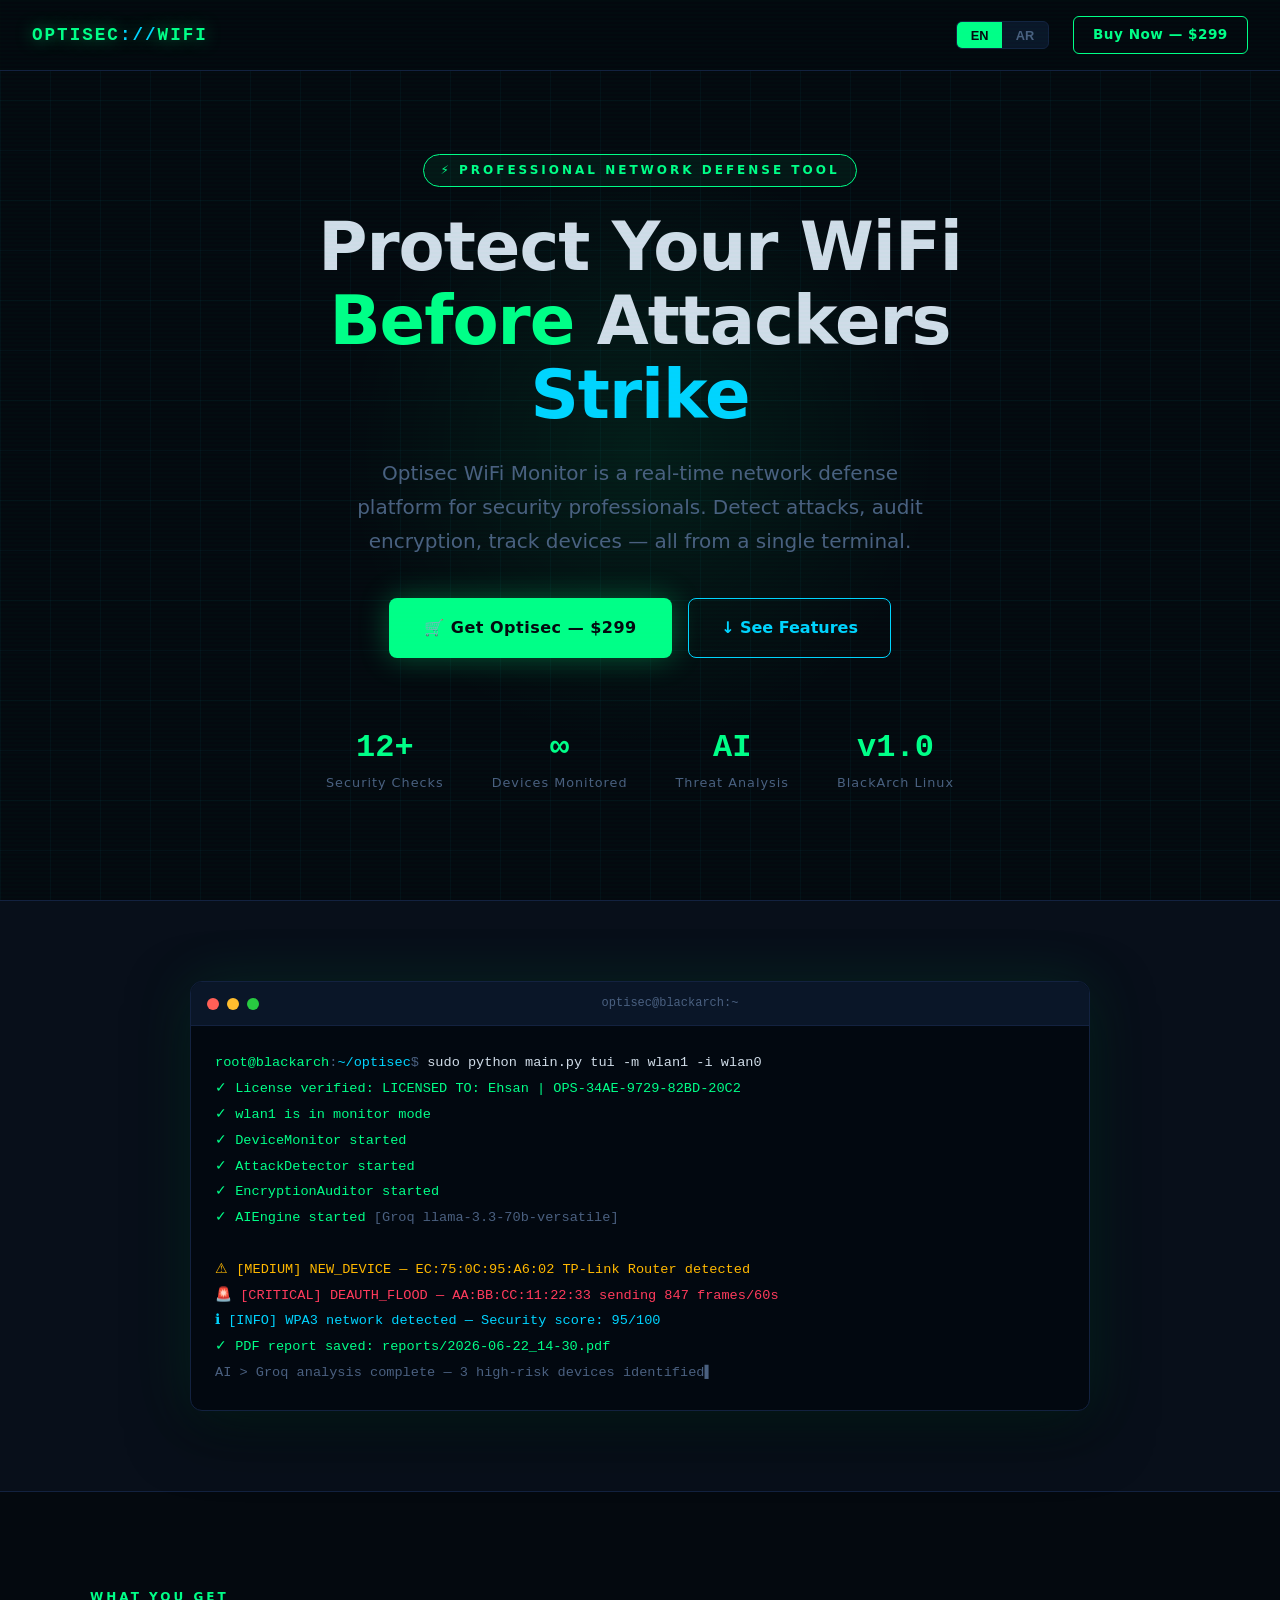
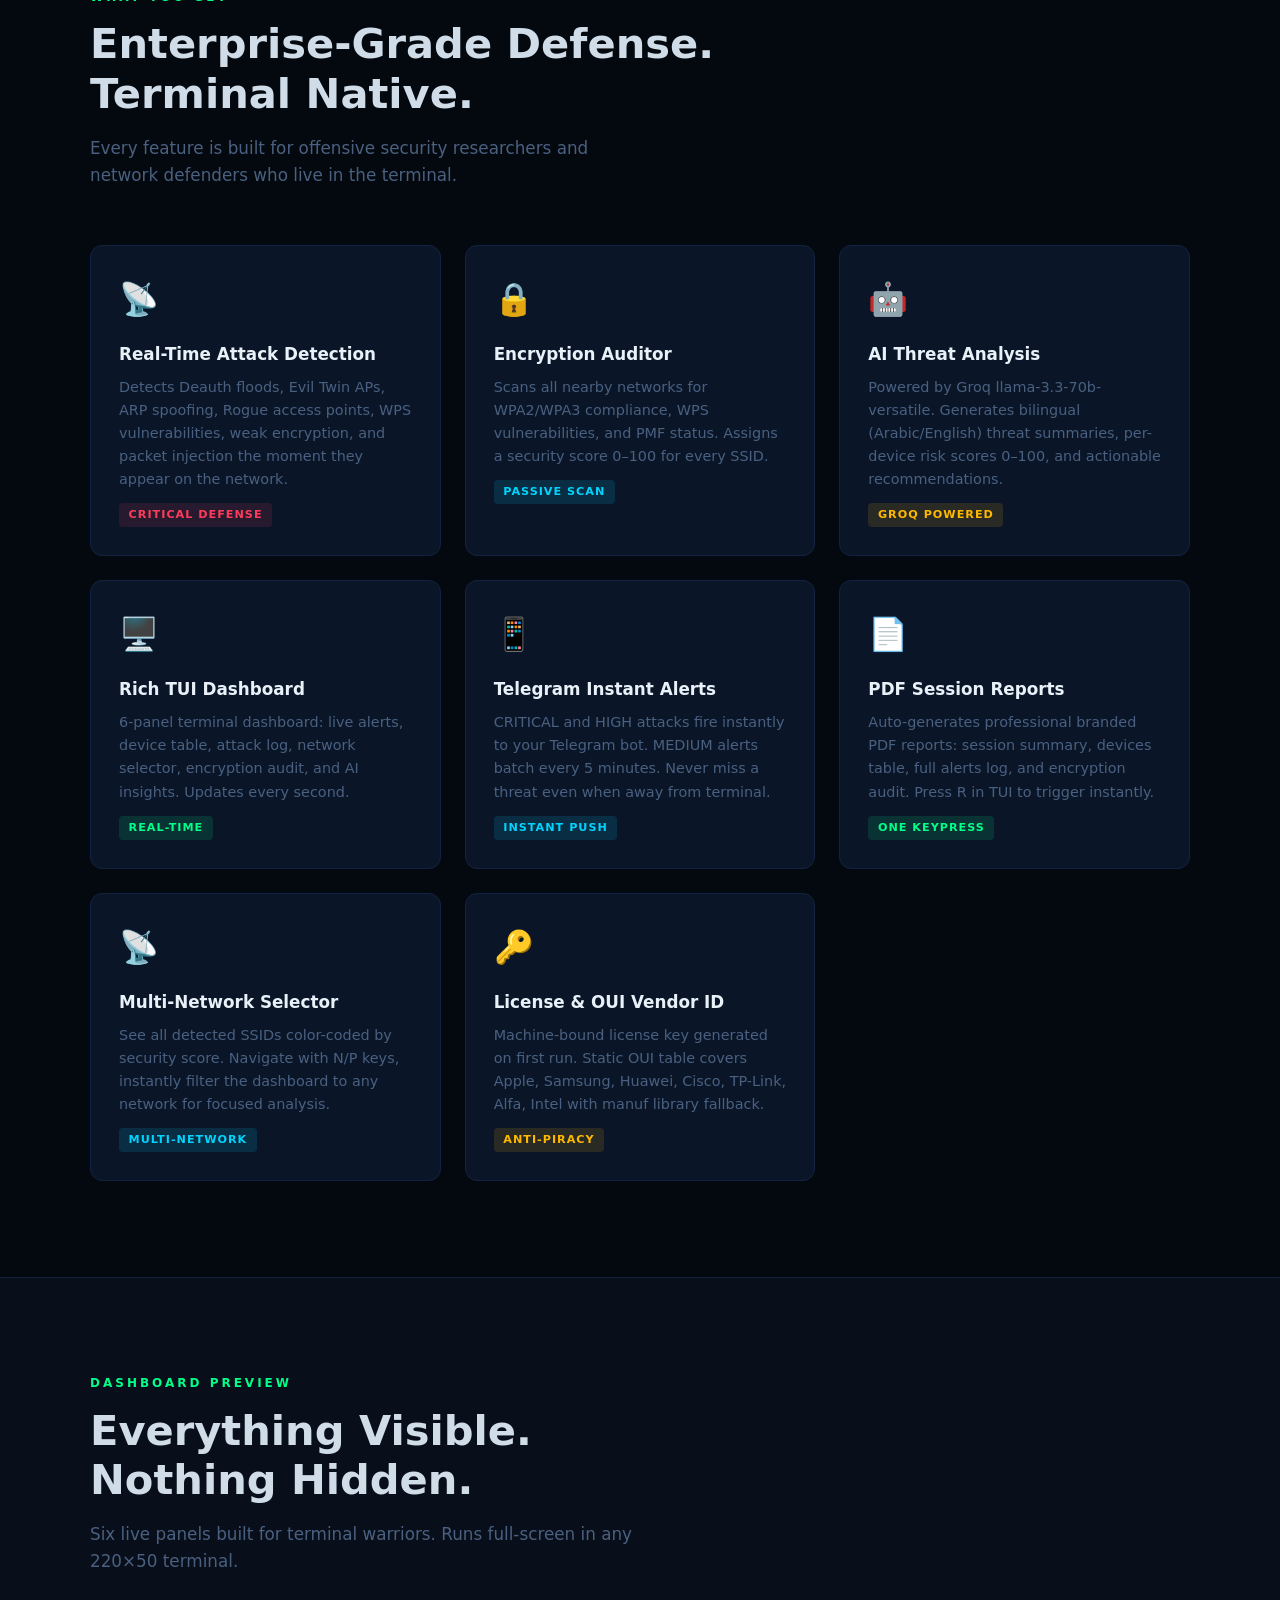
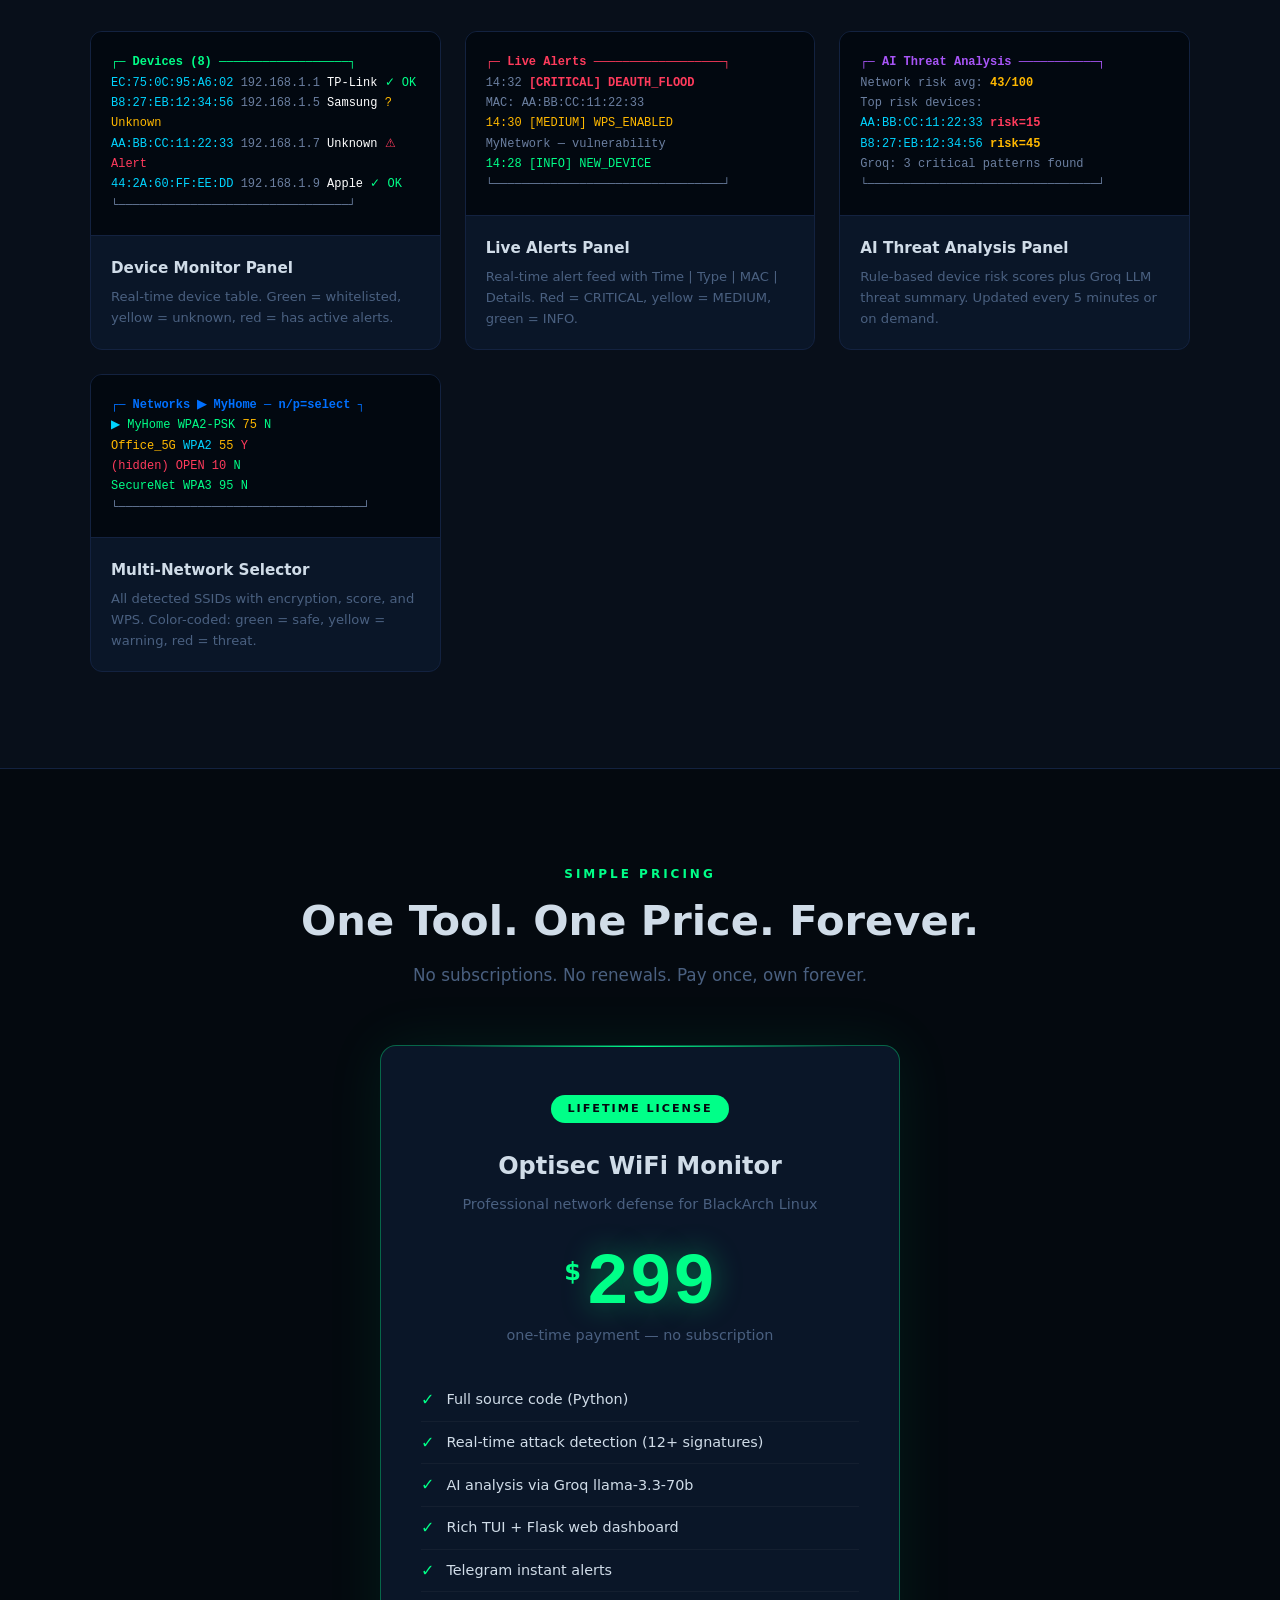
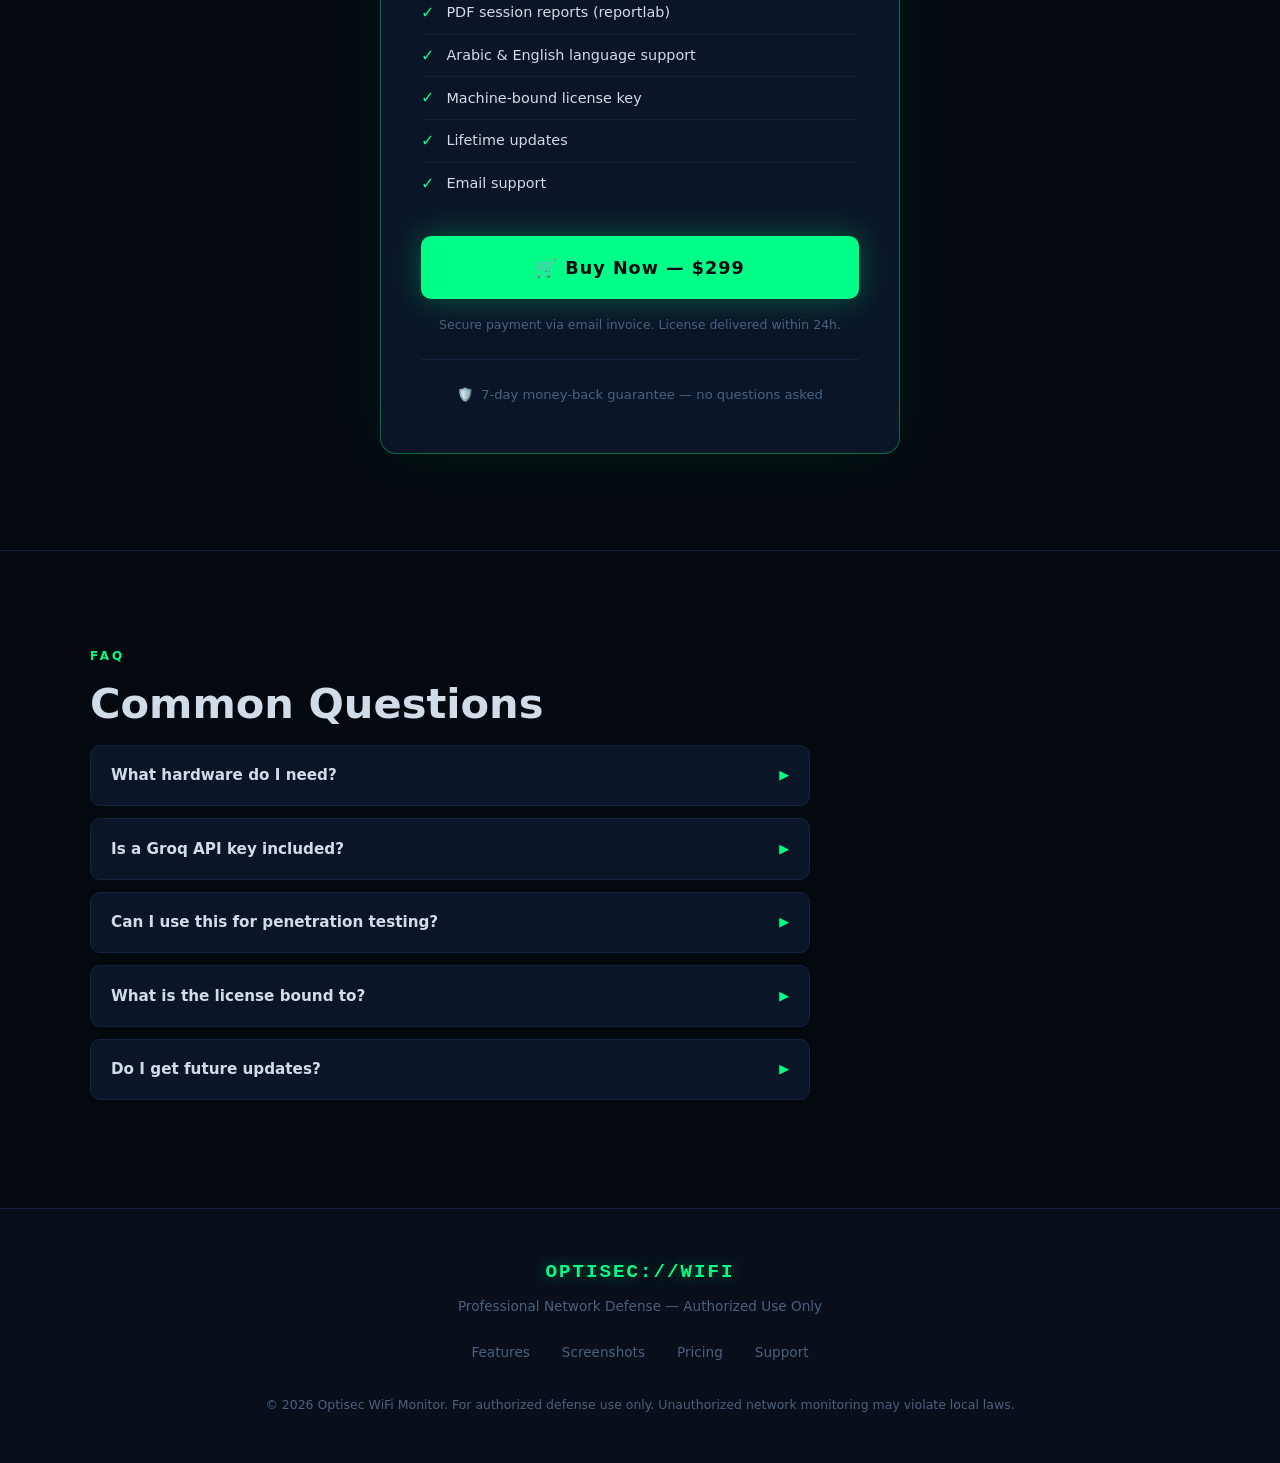
<file: index.html>
<!DOCTYPE html>
<html lang="en" dir="ltr">
<head>
<meta charset="UTF-8">
<meta name="viewport" content="width=device-width, initial-scale=1.0">
<title>Optisec WiFi Monitor — Professional Network Defense</title>
<style>
  :root {
    --green:   #00ff88;
    --cyan:    #00d4ff;
    --red:     #ff3b5c;
    --bg:      #04090f;
    --bg2:     #080f1a;
    --card:    #0a1628;
    --border:  #132240;
    --text:    #d0dce8;
    --muted:   #4a6080;
    --yellow:  #ffb800;
  }

  * { margin: 0; padding: 0; box-sizing: border-box; }

  html { scroll-behavior: smooth; }

  body {
    background: var(--bg);
    color: var(--text);
    font-family: 'Segoe UI', system-ui, sans-serif;
    line-height: 1.6;
    overflow-x: hidden;
  }

  body.ar { font-family: 'Segoe UI', 'Tahoma', 'Arial', sans-serif; }

  /* ── Scanlines overlay ───────────────────────────────────── */
  body::before {
    content: '';
    position: fixed;
    inset: 0;
    background: repeating-linear-gradient(
      0deg,
      transparent,
      transparent 2px,
      rgba(0,255,136,0.015) 2px,
      rgba(0,255,136,0.015) 4px
    );
    pointer-events: none;
    z-index: 999;
  }

  /* ── Nav ─────────────────────────────────────────────────── */
  nav {
    position: fixed;
    top: 0; left: 0; right: 0;
    z-index: 100;
    background: rgba(4,9,15,0.92);
    backdrop-filter: blur(12px);
    border-bottom: 1px solid var(--border);
    padding: 1rem 2rem;
    display: flex;
    align-items: center;
    justify-content: space-between;
  }

  .nav-logo {
    font-size: 1.1rem;
    font-weight: 700;
    font-family: 'Courier New', monospace;
    color: var(--green);
    letter-spacing: 2px;
    text-shadow: 0 0 16px rgba(0,255,136,0.5);
  }

  .nav-logo span { color: var(--cyan); }

  .nav-right { display: flex; align-items: center; gap: 1.5rem; }

  .lang-toggle {
    display: flex;
    background: var(--card);
    border: 1px solid var(--border);
    border-radius: 6px;
    overflow: hidden;
  }

  .lang-btn {
    padding: 0.35rem 0.85rem;
    font-size: 0.8rem;
    font-weight: 600;
    cursor: pointer;
    border: none;
    background: transparent;
    color: var(--muted);
    transition: all 0.2s;
  }

  .lang-btn.active {
    background: var(--green);
    color: #04090f;
  }

  .nav-cta {
    padding: 0.45rem 1.2rem;
    background: transparent;
    border: 1px solid var(--green);
    color: var(--green);
    border-radius: 6px;
    font-size: 0.85rem;
    font-weight: 600;
    cursor: pointer;
    text-decoration: none;
    transition: all 0.2s;
    letter-spacing: 0.5px;
  }

  .nav-cta:hover {
    background: var(--green);
    color: #04090f;
    box-shadow: 0 0 20px rgba(0,255,136,0.4);
  }

  /* ── Hero ────────────────────────────────────────────────── */
  .hero {
    min-height: 100vh;
    display: flex;
    align-items: center;
    justify-content: center;
    text-align: center;
    padding: 7rem 2rem 4rem;
    position: relative;
    overflow: hidden;
  }

  .hero-grid {
    position: absolute;
    inset: 0;
    background-image:
      linear-gradient(rgba(0,212,255,0.04) 1px, transparent 1px),
      linear-gradient(90deg, rgba(0,212,255,0.04) 1px, transparent 1px);
    background-size: 50px 50px;
    animation: gridPan 20s linear infinite;
  }

  @keyframes gridPan {
    0%   { background-position: 0 0; }
    100% { background-position: 50px 50px; }
  }

  .hero-glow {
    position: absolute;
    width: 600px; height: 600px;
    background: radial-gradient(circle, rgba(0,255,136,0.08) 0%, transparent 70%);
    top: 50%; left: 50%;
    transform: translate(-50%, -50%);
    pointer-events: none;
  }

  .hero-content { position: relative; z-index: 1; max-width: 820px; }

  .hero-badge {
    display: inline-block;
    padding: 0.35rem 1rem;
    border: 1px solid var(--green);
    border-radius: 50px;
    font-size: 0.75rem;
    font-weight: 700;
    color: var(--green);
    letter-spacing: 3px;
    text-transform: uppercase;
    margin-bottom: 1.5rem;
    background: rgba(0,255,136,0.06);
  }

  .hero h1 {
    font-size: clamp(2.4rem, 6vw, 4.2rem);
    font-weight: 800;
    line-height: 1.1;
    margin-bottom: 1.5rem;
    letter-spacing: -1px;
  }

  .hero h1 .accent { color: var(--green); }
  .hero h1 .accent2 { color: var(--cyan); }

  .hero-sub {
    font-size: clamp(1rem, 2.5vw, 1.25rem);
    color: var(--muted);
    max-width: 600px;
    margin: 0 auto 2.5rem;
    line-height: 1.7;
  }

  .hero-actions { display: flex; gap: 1rem; justify-content: center; flex-wrap: wrap; }

  .btn-primary {
    display: inline-flex;
    align-items: center;
    gap: 0.5rem;
    padding: 1rem 2.2rem;
    background: var(--green);
    color: #04090f;
    font-weight: 800;
    font-size: 1rem;
    border: none;
    border-radius: 8px;
    cursor: pointer;
    text-decoration: none;
    transition: all 0.2s;
    letter-spacing: 0.5px;
    box-shadow: 0 0 30px rgba(0,255,136,0.3);
  }

  .btn-primary:hover {
    transform: translateY(-2px);
    box-shadow: 0 0 50px rgba(0,255,136,0.5);
  }

  .btn-secondary {
    display: inline-flex;
    align-items: center;
    gap: 0.5rem;
    padding: 1rem 2rem;
    background: transparent;
    color: var(--cyan);
    font-weight: 600;
    font-size: 1rem;
    border: 1px solid var(--cyan);
    border-radius: 8px;
    cursor: pointer;
    text-decoration: none;
    transition: all 0.2s;
  }

  .btn-secondary:hover {
    background: rgba(0,212,255,0.08);
    box-shadow: 0 0 20px rgba(0,212,255,0.2);
  }

  .hero-stats {
    display: flex;
    gap: 3rem;
    justify-content: center;
    margin-top: 4rem;
    flex-wrap: wrap;
  }

  .stat { text-align: center; }
  .stat-num {
    font-size: 2rem;
    font-weight: 800;
    color: var(--green);
    font-family: 'Courier New', monospace;
  }
  .stat-label { font-size: 0.8rem; color: var(--muted); letter-spacing: 1px; }

  /* ── Terminal Demo ───────────────────────────────────────── */
  .terminal-section {
    padding: 5rem 2rem;
    background: var(--bg2);
    border-top: 1px solid var(--border);
    border-bottom: 1px solid var(--border);
  }

  .terminal-wrap {
    max-width: 900px;
    margin: 0 auto;
    background: #020810;
    border: 1px solid var(--border);
    border-radius: 12px;
    overflow: hidden;
    box-shadow: 0 0 60px rgba(0,255,136,0.1), 0 20px 60px rgba(0,0,0,0.5);
  }

  .terminal-bar {
    background: var(--card);
    padding: 0.75rem 1rem;
    display: flex;
    align-items: center;
    gap: 0.5rem;
    border-bottom: 1px solid var(--border);
  }

  .dot { width: 12px; height: 12px; border-radius: 50%; }
  .dot-r { background: #ff5f57; }
  .dot-y { background: #ffbd2e; }
  .dot-g { background: #28ca41; }

  .terminal-title {
    margin-left: auto; margin-right: auto;
    font-size: 0.75rem;
    color: var(--muted);
    font-family: 'Courier New', monospace;
  }

  .terminal-body {
    padding: 1.5rem;
    font-family: 'Courier New', monospace;
    font-size: 0.85rem;
    line-height: 1.9;
  }

  .t-prompt { color: var(--green); }
  .t-cmd    { color: var(--text); }
  .t-ok     { color: var(--green); }
  .t-warn   { color: var(--yellow); }
  .t-err    { color: var(--red); }
  .t-info   { color: var(--cyan); }
  .t-dim    { color: var(--muted); }
  .t-blink  { animation: blink 1s step-end infinite; }
  @keyframes blink { 50% { opacity: 0; } }

  /* ── Section ─────────────────────────────────────────────── */
  section { padding: 6rem 2rem; }
  .container { max-width: 1100px; margin: 0 auto; }

  .section-label {
    font-size: 0.75rem;
    font-weight: 700;
    letter-spacing: 3px;
    text-transform: uppercase;
    color: var(--green);
    margin-bottom: 0.75rem;
  }

  .section-title {
    font-size: clamp(1.8rem, 4vw, 2.6rem);
    font-weight: 800;
    margin-bottom: 1rem;
    line-height: 1.2;
  }

  .section-sub {
    font-size: 1.05rem;
    color: var(--muted);
    max-width: 560px;
    margin-bottom: 3.5rem;
  }

  /* ── Features grid ───────────────────────────────────────── */
  .features-grid {
    display: grid;
    grid-template-columns: repeat(auto-fit, minmax(300px, 1fr));
    gap: 1.5rem;
  }

  .feature-card {
    background: var(--card);
    border: 1px solid var(--border);
    border-radius: 12px;
    padding: 1.75rem;
    transition: all 0.25s;
    position: relative;
    overflow: hidden;
  }

  .feature-card::before {
    content: '';
    position: absolute;
    top: 0; left: 0; right: 0;
    height: 2px;
    background: linear-gradient(90deg, var(--green), transparent);
    opacity: 0;
    transition: opacity 0.25s;
  }

  .feature-card:hover {
    border-color: rgba(0,255,136,0.3);
    transform: translateY(-3px);
    box-shadow: 0 8px 40px rgba(0,0,0,0.4), 0 0 20px rgba(0,255,136,0.05);
  }

  .feature-card:hover::before { opacity: 1; }

  .feature-icon {
    font-size: 2rem;
    margin-bottom: 1rem;
    display: block;
  }

  .feature-card h3 {
    font-size: 1.05rem;
    font-weight: 700;
    margin-bottom: 0.5rem;
    color: #e8f0f8;
  }

  .feature-card p {
    font-size: 0.9rem;
    color: var(--muted);
    line-height: 1.6;
  }

  .tag {
    display: inline-block;
    padding: 0.2rem 0.6rem;
    border-radius: 4px;
    font-size: 0.7rem;
    font-weight: 700;
    letter-spacing: 1px;
    margin-top: 0.75rem;
  }

  .tag-green  { background: rgba(0,255,136,0.12); color: var(--green); }
  .tag-cyan   { background: rgba(0,212,255,0.12); color: var(--cyan); }
  .tag-yellow { background: rgba(255,184,0,0.12); color: var(--yellow); }
  .tag-red    { background: rgba(255,59,92,0.12);  color: var(--red); }

  /* ── Screenshots ─────────────────────────────────────────── */
  .screenshots { background: var(--bg2); }

  .screen-grid {
    display: grid;
    grid-template-columns: repeat(auto-fit, minmax(280px, 1fr));
    gap: 1.5rem;
    margin-top: 1rem;
  }

  .screen-card {
    background: var(--card);
    border: 1px solid var(--border);
    border-radius: 12px;
    overflow: hidden;
  }

  .screen-preview {
    background: #020810;
    padding: 1.25rem;
    font-family: 'Courier New', monospace;
    font-size: 0.75rem;
    line-height: 1.7;
    border-bottom: 1px solid var(--border);
    min-height: 160px;
  }

  .screen-info { padding: 1.25rem; }
  .screen-info h4 { font-size: 0.95rem; font-weight: 700; margin-bottom: 0.35rem; }
  .screen-info p  { font-size: 0.82rem; color: var(--muted); }

  /* ── Pricing ─────────────────────────────────────────────── */
  .pricing-wrap {
    max-width: 520px;
    margin: 0 auto;
  }

  .price-card {
    background: var(--card);
    border: 1px solid rgba(0,255,136,0.35);
    border-radius: 16px;
    padding: 3rem 2.5rem;
    text-align: center;
    position: relative;
    overflow: hidden;
    box-shadow: 0 0 60px rgba(0,255,136,0.08);
  }

  .price-card::before {
    content: '';
    position: absolute;
    top: -1px; left: 10%; right: 10%;
    height: 2px;
    background: linear-gradient(90deg, transparent, var(--green), transparent);
  }

  .price-badge {
    display: inline-block;
    background: var(--green);
    color: #04090f;
    font-size: 0.7rem;
    font-weight: 800;
    letter-spacing: 2px;
    padding: 0.3rem 1rem;
    border-radius: 50px;
    margin-bottom: 1.5rem;
  }

  .price-name {
    font-size: 1.5rem;
    font-weight: 800;
    margin-bottom: 0.5rem;
  }

  .price-desc {
    font-size: 0.9rem;
    color: var(--muted);
    margin-bottom: 2rem;
  }

  .price-amount {
    margin-bottom: 2rem;
  }

  .price-currency {
    font-size: 1.5rem;
    font-weight: 700;
    color: var(--green);
    vertical-align: top;
    line-height: 3rem;
  }

  .price-number {
    font-size: 4.5rem;
    font-weight: 900;
    color: var(--green);
    font-family: 'Courier New', monospace;
    text-shadow: 0 0 30px rgba(0,255,136,0.4);
    line-height: 1;
  }

  .price-period {
    font-size: 0.9rem;
    color: var(--muted);
    margin-top: 0.25rem;
  }

  .price-features {
    list-style: none;
    text-align: left;
    margin-bottom: 2rem;
  }

  .price-features li {
    padding: 0.5rem 0;
    font-size: 0.9rem;
    display: flex;
    align-items: center;
    gap: 0.75rem;
    border-bottom: 1px solid rgba(255,255,255,0.04);
  }

  .price-features li:last-child { border-bottom: none; }

  .price-features .check { color: var(--green); font-size: 1rem; flex-shrink: 0; }

  .btn-buy {
    display: block;
    width: 100%;
    padding: 1.1rem;
    background: var(--green);
    color: #04090f;
    font-weight: 900;
    font-size: 1.1rem;
    border: none;
    border-radius: 10px;
    cursor: pointer;
    text-decoration: none;
    transition: all 0.2s;
    letter-spacing: 1px;
    box-shadow: 0 0 30px rgba(0,255,136,0.3);
    margin-bottom: 1rem;
  }

  .btn-buy:hover {
    transform: translateY(-2px);
    box-shadow: 0 0 60px rgba(0,255,136,0.5);
  }

  .price-note {
    font-size: 0.78rem;
    color: var(--muted);
  }

  .price-guarantee {
    display: flex;
    align-items: center;
    justify-content: center;
    gap: 0.5rem;
    margin-top: 1.5rem;
    font-size: 0.82rem;
    color: var(--muted);
    border-top: 1px solid var(--border);
    padding-top: 1.5rem;
  }

  /* ── FAQ ─────────────────────────────────────────────────── */
  .faq-list { max-width: 720px; }

  .faq-item {
    border: 1px solid var(--border);
    border-radius: 10px;
    margin-bottom: 0.75rem;
    overflow: hidden;
    background: var(--card);
  }

  .faq-q {
    padding: 1.1rem 1.25rem;
    font-weight: 600;
    cursor: pointer;
    display: flex;
    justify-content: space-between;
    align-items: center;
    user-select: none;
    font-size: 0.95rem;
  }

  .faq-q:hover { color: var(--green); }

  .faq-arrow { color: var(--green); transition: transform 0.2s; font-size: 0.8rem; }
  .faq-item.open .faq-arrow { transform: rotate(90deg); }

  .faq-a {
    display: none;
    padding: 0 1.25rem 1.1rem;
    font-size: 0.88rem;
    color: var(--muted);
    line-height: 1.7;
    border-top: 1px solid var(--border);
    padding-top: 1rem;
  }

  .faq-item.open .faq-a { display: block; }

  /* ── Footer ──────────────────────────────────────────────── */
  footer {
    background: var(--bg2);
    border-top: 1px solid var(--border);
    padding: 3rem 2rem;
    text-align: center;
  }

  .footer-logo {
    font-size: 1.2rem;
    font-weight: 700;
    font-family: 'Courier New', monospace;
    color: var(--green);
    letter-spacing: 2px;
    text-shadow: 0 0 16px rgba(0,255,136,0.4);
    margin-bottom: 0.5rem;
  }

  .footer-tagline {
    font-size: 0.85rem;
    color: var(--muted);
    margin-bottom: 1.5rem;
  }

  .footer-links {
    display: flex;
    gap: 2rem;
    justify-content: center;
    flex-wrap: wrap;
    margin-bottom: 2rem;
  }

  .footer-links a {
    color: var(--muted);
    text-decoration: none;
    font-size: 0.85rem;
    transition: color 0.2s;
  }

  .footer-links a:hover { color: var(--green); }

  .footer-copy {
    font-size: 0.78rem;
    color: var(--muted);
  }

  /* ── Divider ─────────────────────────────────────────────── */
  .divider {
    border: none;
    border-top: 1px solid var(--border);
    margin: 0;
  }

  /* ── RTL / Arabic overrides ──────────────────────────────── */
  html[dir="rtl"] .feature-card::before {
    background: linear-gradient(270deg, var(--green), transparent);
  }

  html[dir="rtl"] .section-sub { margin-left: auto; margin-right: 0; }

  /* ── Responsive ──────────────────────────────────────────── */
  @media (max-width: 600px) {
    nav { padding: 0.75rem 1rem; }
    section { padding: 4rem 1rem; }
    .price-card { padding: 2rem 1.5rem; }
    .price-number { font-size: 3.5rem; }
    .hero-stats { gap: 2rem; }
  }
</style>
</head>
<body>

<!-- ── Nav ──────────────────────────────────────────────────── -->
<nav>
  <div class="nav-logo">OPTISEC<span>://</span>WIFI</div>
  <div class="nav-right">
    <div class="lang-toggle">
      <button class="lang-btn active" onclick="setLang('en')">EN</button>
      <button class="lang-btn" onclick="setLang('ar')">AR</button>
    </div>
    <a href="#pricing" class="nav-cta" data-en="Buy Now — $299" data-ar="اشتر الآن — 299$">Buy Now — $299</a>
  </div>
</nav>

<!-- ── Hero ─────────────────────────────────────────────────── -->
<section class="hero">
  <div class="hero-grid"></div>
  <div class="hero-glow"></div>
  <div class="hero-content">
    <div class="hero-badge" data-en="⚡ Professional Network Defense Tool" data-ar="⚡ أداة دفاع شبكي احترافية">⚡ Professional Network Defense Tool</div>

    <h1>
      <span data-en="Protect Your WiFi<br><span class='accent'>Before</span> Attackers <span class='accent2'>Strike</span>"
            data-ar="احمِ شبكتك اللاسلكية<br><span class='accent'>قبل</span> أن يضرب <span class='accent2'>المهاجمون</span>">
        Protect Your WiFi<br><span class="accent">Before</span> Attackers <span class="accent2">Strike</span>
      </span>
    </h1>

    <p class="hero-sub"
       data-en="Optisec WiFi Monitor is a real-time network defense platform for security professionals. Detect attacks, audit encryption, track devices — all from a single terminal."
       data-ar="Optisec WiFi Monitor منصة دفاع شبكي فورية لمحترفي الأمن السيبراني. اكتشف الهجمات، راجع التشفير، تتبع الأجهزة — كل ذلك من طرفية واحدة.">
      Optisec WiFi Monitor is a real-time network defense platform for security professionals. Detect attacks, audit encryption, track devices — all from a single terminal.
    </p>

    <div class="hero-actions">
      <a href="#pricing" class="btn-primary"
         data-en="🛒 Get Optisec — $299" data-ar="🛒 احصل على Optisec — 299$">
        🛒 Get Optisec — $299
      </a>
      <a href="#features" class="btn-secondary"
         data-en="↓ See Features" data-ar="↓ استعرض المزايا">
        ↓ See Features
      </a>
    </div>

    <div class="hero-stats">
      <div class="stat">
        <div class="stat-num">12+</div>
        <div class="stat-label" data-en="Security Checks" data-ar="فحوصات أمنية">Security Checks</div>
      </div>
      <div class="stat">
        <div class="stat-num">∞</div>
        <div class="stat-label" data-en="Devices Monitored" data-ar="أجهزة مراقبة">Devices Monitored</div>
      </div>
      <div class="stat">
        <div class="stat-num">AI</div>
        <div class="stat-label" data-en="Threat Analysis" data-ar="تحليل التهديدات">Threat Analysis</div>
      </div>
      <div class="stat">
        <div class="stat-num">v1.0</div>
        <div class="stat-label" data-en="BlackArch Linux" data-ar="بلاك آرش لينكس">BlackArch Linux</div>
      </div>
    </div>
  </div>
</section>

<!-- ── Terminal Demo ─────────────────────────────────────────── -->
<div class="terminal-section">
  <div class="terminal-wrap">
    <div class="terminal-bar">
      <div class="dot dot-r"></div>
      <div class="dot dot-y"></div>
      <div class="dot dot-g"></div>
      <div class="terminal-title">optisec@blackarch:~</div>
    </div>
    <div class="terminal-body">
      <div><span class="t-prompt">root@blackarch</span><span class="t-dim">:</span><span class="t-info">~/optisec</span><span class="t-dim">$</span> <span class="t-cmd">sudo python main.py tui -m wlan1 -i wlan0</span></div>
      <div class="t-ok">✓  License verified: LICENSED TO: Ehsan  |  OPS-34AE-9729-82BD-20C2</div>
      <div class="t-ok">✓  wlan1 is in monitor mode</div>
      <div class="t-ok">✓  DeviceMonitor started</div>
      <div class="t-ok">✓  AttackDetector started</div>
      <div class="t-ok">✓  EncryptionAuditor started</div>
      <div class="t-ok">✓  AIEngine started  <span class="t-dim">[Groq llama-3.3-70b-versatile]</span></div>
      <div>&nbsp;</div>
      <div><span class="t-warn">⚠  [MEDIUM] NEW_DEVICE — EC:75:0C:95:A6:02  TP-Link Router detected</span></div>
      <div><span class="t-err">🚨 [CRITICAL] DEAUTH_FLOOD — AA:BB:CC:11:22:33 sending 847 frames/60s</span></div>
      <div><span class="t-info">ℹ  [INFO] WPA3 network detected — Security score: 95/100</span></div>
      <div><span class="t-ok">✓  PDF report saved: reports/2026-06-22_14-30.pdf</span></div>
      <div><span class="t-dim">AI &gt; Groq analysis complete — 3 high-risk devices identified<span class="t-blink">▌</span></span></div>
    </div>
  </div>
</div>

<!-- ── Features ──────────────────────────────────────────────── -->
<section id="features">
  <div class="container">
    <div class="section-label" data-en="What You Get" data-ar="ما ستحصل عليه">What You Get</div>
    <h2 class="section-title"
        data-en="Enterprise-Grade Defense.<br>Terminal Native."
        data-ar="دفاع بمستوى المؤسسات.<br>مصمم للطرفية.">
      Enterprise-Grade Defense.<br>Terminal Native.
    </h2>
    <p class="section-sub"
       data-en="Every feature is built for offensive security researchers and network defenders who live in the terminal."
       data-ar="كل ميزة مُصممة لباحثي الأمن الهجومي والمدافعين عن الشبكات الذين يعيشون في الطرفية.">
      Every feature is built for offensive security researchers and network defenders who live in the terminal.
    </p>

    <div class="features-grid">

      <div class="feature-card">
        <span class="feature-icon">📡</span>
        <h3 data-en="Real-Time Attack Detection" data-ar="كشف الهجمات الفوري">Real-Time Attack Detection</h3>
        <p data-en="Detects Deauth floods, Evil Twin APs, ARP spoofing, Rogue access points, WPS vulnerabilities, weak encryption, and packet injection the moment they appear on the network." data-ar="يكتشف فيضانات إلغاء المصادقة، نقاط الوصول المزدوجة، انتحال ARP، نقاط الوصول المارقة، ثغرات WPS، التشفير الضعيف، وحقن الحزم فور ظهورها على الشبكة.">
          Detects Deauth floods, Evil Twin APs, ARP spoofing, Rogue access points, WPS vulnerabilities, weak encryption, and packet injection the moment they appear on the network.
        </p>
        <span class="tag tag-red" data-en="CRITICAL DEFENSE" data-ar="دفاع حرج">CRITICAL DEFENSE</span>
      </div>

      <div class="feature-card">
        <span class="feature-icon">🔒</span>
        <h3 data-en="Encryption Auditor" data-ar="مدقق التشفير">Encryption Auditor</h3>
        <p data-en="Scans all nearby networks for WPA2/WPA3 compliance, WPS vulnerabilities, and PMF status. Assigns a security score 0–100 for every SSID." data-ar="يفحص جميع الشبكات المجاورة لمطابقة WPA2/WPA3، ثغرات WPS، وحالة PMF. يعطي كل SSID درجة أمان من 0 إلى 100.">
          Scans all nearby networks for WPA2/WPA3 compliance, WPS vulnerabilities, and PMF status. Assigns a security score 0–100 for every SSID.
        </p>
        <span class="tag tag-cyan" data-en="PASSIVE SCAN" data-ar="فحص سلبي">PASSIVE SCAN</span>
      </div>

      <div class="feature-card">
        <span class="feature-icon">🤖</span>
        <h3 data-en="AI Threat Analysis" data-ar="تحليل التهديدات بالذكاء الاصطناعي">AI Threat Analysis</h3>
        <p data-en="Powered by Groq llama-3.3-70b-versatile. Generates bilingual (Arabic/English) threat summaries, per-device risk scores 0–100, and actionable recommendations." data-ar="مدعوم بـ Groq llama-3.3-70b-versatile. يولد ملخصات تهديدات ثنائية اللغة (عربي/إنجليزي)، ودرجات مخاطر لكل جهاز، وتوصيات قابلة للتنفيذ.">
          Powered by Groq llama-3.3-70b-versatile. Generates bilingual (Arabic/English) threat summaries, per-device risk scores 0–100, and actionable recommendations.
        </p>
        <span class="tag tag-yellow" data-en="GROQ POWERED" data-ar="مدعوم بـ Groq">GROQ POWERED</span>
      </div>

      <div class="feature-card">
        <span class="feature-icon">🖥️</span>
        <h3 data-en="Rich TUI Dashboard" data-ar="لوحة تحكم طرفية متقدمة">Rich TUI Dashboard</h3>
        <p data-en="6-panel terminal dashboard: live alerts, device table, attack log, network selector, encryption audit, and AI insights. Updates every second." data-ar="لوحة تحكم طرفية بـ 6 نوافذ: تنبيهات مباشرة، جدول الأجهزة، سجل الهجمات، محدد الشبكة، مراجعة التشفير، ورؤى الذكاء الاصطناعي. تحديث كل ثانية.">
          6-panel terminal dashboard: live alerts, device table, attack log, network selector, encryption audit, and AI insights. Updates every second.
        </p>
        <span class="tag tag-green" data-en="REAL-TIME" data-ar="فوري">REAL-TIME</span>
      </div>

      <div class="feature-card">
        <span class="feature-icon">📱</span>
        <h3 data-en="Telegram Instant Alerts" data-ar="تنبيهات تيليغرام الفورية">Telegram Instant Alerts</h3>
        <p data-en="CRITICAL and HIGH attacks fire instantly to your Telegram bot. MEDIUM alerts batch every 5 minutes. Never miss a threat even when away from terminal." data-ar="تُرسل الهجمات الحرجة والعالية فوراً إلى بوت تيليغرام الخاص بك. تنبيهات MEDIUM تُجمَّع كل 5 دقائق. لا تفوتك أي تهديدات حتى بعيداً عن الطرفية.">
          CRITICAL and HIGH attacks fire instantly to your Telegram bot. MEDIUM alerts batch every 5 minutes. Never miss a threat even when away from terminal.
        </p>
        <span class="tag tag-cyan" data-en="INSTANT PUSH" data-ar="إشعار فوري">INSTANT PUSH</span>
      </div>

      <div class="feature-card">
        <span class="feature-icon">📄</span>
        <h3 data-en="PDF Session Reports" data-ar="تقارير PDF للجلسة">PDF Session Reports</h3>
        <p data-en="Auto-generates professional branded PDF reports: session summary, devices table, full alerts log, and encryption audit. Press R in TUI to trigger instantly." data-ar="يولد تلقائياً تقارير PDF احترافية بالعلامة التجارية: ملخص الجلسة، جدول الأجهزة، سجل التنبيهات الكامل، ومراجعة التشفير. اضغط R في لوحة التحكم لتشغيلها فوراً.">
          Auto-generates professional branded PDF reports: session summary, devices table, full alerts log, and encryption audit. Press R in TUI to trigger instantly.
        </p>
        <span class="tag tag-green" data-en="ONE KEYPRESS" data-ar="ضغطة واحدة">ONE KEYPRESS</span>
      </div>

      <div class="feature-card">
        <span class="feature-icon">📡</span>
        <h3 data-en="Multi-Network Selector" data-ar="محدد الشبكات المتعددة">Multi-Network Selector</h3>
        <p data-en="See all detected SSIDs color-coded by security score. Navigate with N/P keys, instantly filter the dashboard to any network for focused analysis." data-ar="اعرض جميع SSIDs المكتشفة مرمزة بالألوان وفق درجة الأمان. تنقل بمفاتيح N/P، وصفِّ لوحة التحكم لأي شبكة لتحليل مركّز.">
          See all detected SSIDs color-coded by security score. Navigate with N/P keys, instantly filter the dashboard to any network for focused analysis.
        </p>
        <span class="tag tag-cyan" data-en="MULTI-NETWORK" data-ar="متعدد الشبكات">MULTI-NETWORK</span>
      </div>

      <div class="feature-card">
        <span class="feature-icon">🔑</span>
        <h3 data-en="License & OUI Vendor ID" data-ar="ترخيص ومعرّف بائع OUI">License & OUI Vendor ID</h3>
        <p data-en="Machine-bound license key generated on first run. Static OUI table covers Apple, Samsung, Huawei, Cisco, TP-Link, Alfa, Intel with manuf library fallback." data-ar="مفتاح ترخيص مرتبط بالجهاز يُولَّد عند أول تشغيل. جدول OUI يغطي Apple، Samsung، Huawei، Cisco، TP-Link، Alfa، Intel مع مكتبة manuf كخيار بديل.">
          Machine-bound license key generated on first run. Static OUI table covers Apple, Samsung, Huawei, Cisco, TP-Link, Alfa, Intel with manuf library fallback.
        </p>
        <span class="tag tag-yellow" data-en="ANTI-PIRACY" data-ar="حماية من القرصنة">ANTI-PIRACY</span>
      </div>

    </div>
  </div>
</section>

<hr class="divider">

<!-- ── Screenshots ───────────────────────────────────────────── -->
<section class="screenshots" id="screenshots">
  <div class="container">
    <div class="section-label" data-en="Dashboard Preview" data-ar="معاينة لوحة التحكم">Dashboard Preview</div>
    <h2 class="section-title"
        data-en="Everything Visible.<br>Nothing Hidden."
        data-ar="كل شيء مرئي.<br>لا شيء مخفي.">
      Everything Visible.<br>Nothing Hidden.
    </h2>
    <p class="section-sub"
       data-en="Six live panels built for terminal warriors. Runs full-screen in any 220×50 terminal."
       data-ar="ست نوافذ مباشرة مصممة لمحاربي الطرفية. تعمل بملء الشاشة في أي طرفية 220×50.">
      Six live panels built for terminal warriors. Runs full-screen in any 220×50 terminal.
    </p>

    <div class="screen-grid">

      <div class="screen-card">
        <div class="screen-preview">
          <div style="color:#00ff88;font-weight:700;">┌─ Devices (8) ──────────────────┐</div>
          <div><span style="color:#00d4ff;">EC:75:0C:95:A6:02</span> <span style="color:#6b7fa0;">192.168.1.1</span>  <span style="color:#fff;">TP-Link</span>  <span style="color:#00ff88;">✓ OK</span></div>
          <div><span style="color:#00d4ff;">B8:27:EB:12:34:56</span> <span style="color:#6b7fa0;">192.168.1.5</span>  <span style="color:#fff;">Samsung</span>  <span style="color:#ffb800;">? Unknown</span></div>
          <div><span style="color:#00d4ff;">AA:BB:CC:11:22:33</span> <span style="color:#6b7fa0;">192.168.1.7</span>  <span style="color:#fff;">Unknown</span>  <span style="color:#ff3b5c;">⚠ Alert</span></div>
          <div><span style="color:#00d4ff;">44:2A:60:FF:EE:DD</span> <span style="color:#6b7fa0;">192.168.1.9</span>  <span style="color:#fff;">Apple   </span>  <span style="color:#00ff88;">✓ OK</span></div>
          <div style="color:#6b7fa0;">└────────────────────────────────┘</div>
        </div>
        <div class="screen-info">
          <h4 data-en="Device Monitor Panel" data-ar="نافذة مراقبة الأجهزة">Device Monitor Panel</h4>
          <p data-en="Real-time device table. Green = whitelisted, yellow = unknown, red = has active alerts." data-ar="جدول الأجهزة الفوري. أخضر = في القائمة البيضاء، أصفر = غير معروف، أحمر = له تنبيهات نشطة.">Real-time device table. Green = whitelisted, yellow = unknown, red = has active alerts.</p>
        </div>
      </div>

      <div class="screen-card">
        <div class="screen-preview">
          <div style="color:#ff3b5c;font-weight:700;">┌─ Live Alerts ──────────────────┐</div>
          <div><span style="color:#6b7fa0;">14:32</span> <span style="color:#ff3b5c;font-weight:700;">[CRITICAL] DEAUTH_FLOOD</span></div>
          <div><span style="color:#6b7fa0;">     MAC: AA:BB:CC:11:22:33</span></div>
          <div><span style="color:#ffb800;">14:30</span> <span style="color:#ffb800;">[MEDIUM]   WPS_ENABLED</span></div>
          <div><span style="color:#6b7fa0;">     MyNetwork — vulnerability</span></div>
          <div><span style="color:#00ff88;">14:28</span> <span style="color:#00ff88;">[INFO]     NEW_DEVICE</span></div>
          <div style="color:#6b7fa0;">└────────────────────────────────┘</div>
        </div>
        <div class="screen-info">
          <h4 data-en="Live Alerts Panel" data-ar="نافذة التنبيهات المباشرة">Live Alerts Panel</h4>
          <p data-en="Real-time alert feed with Time | Type | MAC | Details. Red = CRITICAL, yellow = MEDIUM, green = INFO." data-ar="تدفق تنبيهات مباشر مع الوقت | النوع | MAC | التفاصيل. أحمر = حرج، أصفر = متوسط، أخضر = معلومة.">Real-time alert feed with Time | Type | MAC | Details. Red = CRITICAL, yellow = MEDIUM, green = INFO.</p>
        </div>
      </div>

      <div class="screen-card">
        <div class="screen-preview">
          <div style="color:#a855f7;font-weight:700;">┌─ AI Threat Analysis ───────────┐</div>
          <div><span style="color:#6b7fa0;">Network risk avg: </span><span style="color:#ffb800;font-weight:700;">43/100</span></div>
          <div><span style="color:#6b7fa0;">Top risk devices:</span></div>
          <div>  <span style="color:#00d4ff;">AA:BB:CC:11:22:33</span> <span style="color:#ff3b5c;font-weight:700;">risk=15</span></div>
          <div>  <span style="color:#00d4ff;">B8:27:EB:12:34:56</span> <span style="color:#ffb800;font-weight:700;">risk=45</span></div>
          <div><span style="color:#6b7fa0;">Groq: 3 critical patterns found</span></div>
          <div style="color:#6b7fa0;">└────────────────────────────────┘</div>
        </div>
        <div class="screen-info">
          <h4 data-en="AI Threat Analysis Panel" data-ar="نافذة تحليل التهديدات بالذكاء الاصطناعي">AI Threat Analysis Panel</h4>
          <p data-en="Rule-based device risk scores plus Groq LLM threat summary. Updated every 5 minutes or on demand." data-ar="درجات مخاطر الأجهزة المستندة إلى القواعد بالإضافة إلى ملخص تهديدات Groq LLM. يُحدَّث كل 5 دقائق أو عند الطلب.">Rule-based device risk scores plus Groq LLM threat summary. Updated every 5 minutes or on demand.</p>
        </div>
      </div>

      <div class="screen-card">
        <div class="screen-preview">
          <div style="color:#0070ff;font-weight:700;">┌─ Networks ▶ MyHome ─ n/p=select ┐</div>
          <div><span style="color:#00d4ff;">▶</span> <span style="color:#00ff88;">MyHome     </span> <span style="color:#00ff88;">WPA2-PSK</span> <span style="color:#ffb800;">75</span> <span style="color:#00ff88;">N</span></div>
          <div>  <span style="color:#ffb800;">Office_5G  </span> <span style="color:#00d4ff;">WPA2    </span> <span style="color:#ffb800;">55</span> <span style="color:#ff3b5c;">Y</span></div>
          <div>  <span style="color:#ff3b5c;">(hidden)   </span> <span style="color:#ff3b5c;">OPEN    </span> <span style="color:#ff3b5c;">10</span> <span style="color:#00ff88;">N</span></div>
          <div>  <span style="color:#00ff88;">SecureNet  </span> <span style="color:#00ff88;">WPA3    </span> <span style="color:#00ff88;">95</span> <span style="color:#00ff88;">N</span></div>
          <div style="color:#6b7fa0;">└──────────────────────────────────┘</div>
        </div>
        <div class="screen-info">
          <h4 data-en="Multi-Network Selector" data-ar="محدد الشبكات المتعددة">Multi-Network Selector</h4>
          <p data-en="All detected SSIDs with encryption, score, and WPS. Color-coded: green = safe, yellow = warning, red = threat." data-ar="جميع SSIDs المكتشفة مع التشفير والدرجة وWPS. مرمزة بالألوان: أخضر = آمن، أصفر = تحذير، أحمر = تهديد.">All detected SSIDs with encryption, score, and WPS. Color-coded: green = safe, yellow = warning, red = threat.</p>
        </div>
      </div>

    </div>
  </div>
</section>

<hr class="divider">

<!-- ── Pricing ───────────────────────────────────────────────── -->
<section id="pricing">
  <div class="container">
    <div style="text-align:center; margin-bottom: 3.5rem;">
      <div class="section-label" data-en="Simple Pricing" data-ar="سعر بسيط">Simple Pricing</div>
      <h2 class="section-title"
          data-en="One Tool. One Price. Forever."
          data-ar="أداة واحدة. سعر واحد. للأبد.">
        One Tool. One Price. Forever.
      </h2>
      <p class="section-sub" style="margin: 0 auto;"
         data-en="No subscriptions. No renewals. Pay once, own forever."
         data-ar="لا اشتراكات. لا تجديدات. ادفع مرة واحدة، امتلكه للأبد.">
        No subscriptions. No renewals. Pay once, own forever.
      </p>
    </div>

    <div class="pricing-wrap">
      <div class="price-card">
        <div class="price-badge" data-en="LIFETIME LICENSE" data-ar="ترخيص مدى الحياة">LIFETIME LICENSE</div>
        <div class="price-name" data-en="Optisec WiFi Monitor" data-ar="Optisec WiFi Monitor">Optisec WiFi Monitor</div>
        <div class="price-desc"
             data-en="Professional network defense for BlackArch Linux"
             data-ar="دفاع شبكي احترافي لـ BlackArch Linux">
          Professional network defense for BlackArch Linux
        </div>

        <div class="price-amount">
          <span class="price-currency">$</span>
          <span class="price-number">299</span>
          <div class="price-period" data-en="one-time payment — no subscription" data-ar="دفعة واحدة — بدون اشتراك">one-time payment — no subscription</div>
        </div>

        <ul class="price-features">
          <li><span class="check">✓</span> <span data-en="Full source code (Python)" data-ar="الكود المصدري الكامل (Python)">Full source code (Python)</span></li>
          <li><span class="check">✓</span> <span data-en="Real-time attack detection (12+ signatures)" data-ar="كشف الهجمات الفوري (أكثر من 12 توقيعاً)">Real-time attack detection (12+ signatures)</span></li>
          <li><span class="check">✓</span> <span data-en="AI analysis via Groq llama-3.3-70b" data-ar="تحليل ذكاء اصطناعي عبر Groq llama-3.3-70b">AI analysis via Groq llama-3.3-70b</span></li>
          <li><span class="check">✓</span> <span data-en="Rich TUI + Flask web dashboard" data-ar="لوحة تحكم TUI وFlask للويب">Rich TUI + Flask web dashboard</span></li>
          <li><span class="check">✓</span> <span data-en="Telegram instant alerts" data-ar="تنبيهات تيليغرام الفورية">Telegram instant alerts</span></li>
          <li><span class="check">✓</span> <span data-en="PDF session reports (reportlab)" data-ar="تقارير PDF للجلسة (reportlab)">PDF session reports (reportlab)</span></li>
          <li><span class="check">✓</span> <span data-en="Arabic &amp; English language support" data-ar="دعم اللغة العربية والإنجليزية">Arabic &amp; English language support</span></li>
          <li><span class="check">✓</span> <span data-en="Machine-bound license key" data-ar="مفتاح ترخيص مرتبط بالجهاز">Machine-bound license key</span></li>
          <li><span class="check">✓</span> <span data-en="Lifetime updates" data-ar="تحديثات مدى الحياة">Lifetime updates</span></li>
          <li><span class="check">✓</span> <span data-en="Email support" data-ar="دعم عبر البريد الإلكتروني">Email support</span></li>
        </ul>

        <a href="https://github.com/OptisecDev/optisec-wifi-monitor/issues" target="_blank" rel="noopener"
           class="btn-buy"
           data-en="🛒 Buy Now — $299" data-ar="🛒 اشتر الآن — 299$">
          🛒 Buy Now — $299
        </a>

        <div class="price-note"
             data-en="Secure payment via email invoice. License delivered within 24h."
             data-ar="دفع آمن عبر فاتورة بريد إلكتروني. يُسلَّم الترخيص خلال 24 ساعة.">
          Secure payment via email invoice. License delivered within 24h.
        </div>

        <div class="price-guarantee">
          <span>🛡️</span>
          <span data-en="7-day money-back guarantee — no questions asked" data-ar="ضمان استرداد الأموال خلال 7 أيام — بدون أسئلة">7-day money-back guarantee — no questions asked</span>
        </div>
      </div>
    </div>
  </div>
</section>

<hr class="divider">

<!-- ── FAQ ───────────────────────────────────────────────────── -->
<section>
  <div class="container">
    <div class="section-label" data-en="FAQ" data-ar="الأسئلة الشائعة">FAQ</div>
    <h2 class="section-title" data-en="Common Questions" data-ar="الأسئلة الشائعة">Common Questions</h2>

    <div class="faq-list">

      <div class="faq-item" onclick="toggleFaq(this)">
        <div class="faq-q">
          <span data-en="What hardware do I need?" data-ar="ما هي الأجهزة التي أحتاجها؟">What hardware do I need?</span>
          <span class="faq-arrow">▶</span>
        </div>
        <div class="faq-a" data-en="You need a Linux machine running BlackArch (or Arch-based distro), and a WiFi adapter that supports monitor mode — such as the Alfa AWUS036ACH. A secondary interface for internet connectivity is recommended." data-ar="تحتاج إلى جهاز Linux يعمل بـ BlackArch (أو توزيعة مبنية على Arch)، ومحول WiFi يدعم وضع المراقبة — مثل Alfa AWUS036ACH. يُوصى بواجهة ثانية للاتصال بالإنترنت.">
          You need a Linux machine running BlackArch (or Arch-based distro), and a WiFi adapter that supports monitor mode — such as the Alfa AWUS036ACH. A secondary interface for internet connectivity is recommended.
        </div>
      </div>

      <div class="faq-item" onclick="toggleFaq(this)">
        <div class="faq-q">
          <span data-en="Is a Groq API key included?" data-ar="هل مفتاح Groq API مضمّن؟">Is a Groq API key included?</span>
          <span class="faq-arrow">▶</span>
        </div>
        <div class="faq-a" data-en="No — Groq offers a generous free tier. Sign up at groq.com, generate a free API key, and paste it into the config wizard (python main.py config). The tool works fully offline without one." data-ar="لا — تقدم Groq طبقة مجانية سخية. سجّل على groq.com، ولّد مفتاح API مجانياً، والصقه في معالج الإعداد (python main.py config). الأداة تعمل بشكل كامل بدون اتصال بالإنترنت أيضاً.">
          No — Groq offers a generous free tier. Sign up at groq.com, generate a free API key, and paste it into the config wizard (python main.py config). The tool works fully offline without one.
        </div>
      </div>

      <div class="faq-item" onclick="toggleFaq(this)">
        <div class="faq-q">
          <span data-en="Can I use this for penetration testing?" data-ar="هل يمكنني استخدامه في اختبار الاختراق؟">Can I use this for penetration testing?</span>
          <span class="faq-arrow">▶</span>
        </div>
        <div class="faq-a" data-en="Optisec is a passive defense tool — it monitors and alerts, it does not attack. It is suitable for authorized network security audits, home lab monitoring, and corporate WiFi defense. Always ensure you have authorization to monitor any network." data-ar="Optisec أداة دفاعية سلبية — تراقب وتُنبّه، لا تهاجم. مناسبة لتدقيق أمان الشبكات المصرح به، ومراقبة المختبرات المنزلية، والدفاع عن WiFi المؤسسي. تأكد دائماً من الحصول على إذن لمراقبة أي شبكة.">
          Optisec is a passive defense tool — it monitors and alerts, it does not attack. It is suitable for authorized network security audits, home lab monitoring, and corporate WiFi defense. Always ensure you have authorization to monitor any network.
        </div>
      </div>

      <div class="faq-item" onclick="toggleFaq(this)">
        <div class="faq-q">
          <span data-en="What is the license bound to?" data-ar="بماذا يرتبط الترخيص؟">What is the license bound to?</span>
          <span class="faq-arrow">▶</span>
        </div>
        <div class="faq-a" data-en="The license key is generated from your machine ID and your name on first run — it is stored in ~/.optisec/license.key. One license = one machine. Contact support to transfer to a new device." data-ar="يُولَّد مفتاح الترخيص من معرّف جهازك واسمك عند أول تشغيل — يُخزَّن في ~/.optisec/license.key. ترخيص واحد = جهاز واحد. تواصل مع الدعم للنقل إلى جهاز جديد.">
          The license key is generated from your machine ID and your name on first run — it is stored in ~/.optisec/license.key. One license = one machine. Contact support to transfer to a new device.
        </div>
      </div>

      <div class="faq-item" onclick="toggleFaq(this)">
        <div class="faq-q">
          <span data-en="Do I get future updates?" data-ar="هل سأحصل على التحديثات المستقبلية؟">Do I get future updates?</span>
          <span class="faq-arrow">▶</span>
        </div>
        <div class="faq-a" data-en="Yes. One-time payment includes all future v1.x updates. Major version upgrades (v2.0+) may be offered at a discounted upgrade price for existing customers." data-ar="نعم. الدفعة الواحدة تشمل جميع تحديثات v1.x المستقبلية. الترقيات إلى إصدارات رئيسية (v2.0+) قد تُقدَّم بسعر مخفض للعملاء الحاليين.">
          Yes. One-time payment includes all future v1.x updates. Major version upgrades (v2.0+) may be offered at a discounted upgrade price for existing customers.
        </div>
      </div>

    </div>
  </div>
</section>

<!-- ── Footer ────────────────────────────────────────────────── -->
<footer>
  <div class="footer-logo">OPTISEC://WIFI</div>
  <div class="footer-tagline"
       data-en="Professional Network Defense — Authorized Use Only"
       data-ar="دفاع شبكي احترافي — للاستخدام المرخّص فقط">
    Professional Network Defense — Authorized Use Only
  </div>
  <div class="footer-links">
    <a href="#features"    data-en="Features"    data-ar="المزايا">Features</a>
    <a href="#screenshots" data-en="Screenshots" data-ar="لقطات الشاشة">Screenshots</a>
    <a href="#pricing"     data-en="Pricing"     data-ar="الأسعار">Pricing</a>
    <a href="https://github.com/OptisecDev/optisec-wifi-monitor/issues" target="_blank" rel="noopener" data-en="Support" data-ar="الدعم">Support</a>
  </div>
  <div class="footer-copy"
       data-en="© 2026 Optisec WiFi Monitor. For authorized defense use only. Unauthorized network monitoring may violate local laws."
       data-ar="© 2026 Optisec WiFi Monitor. للاستخدام الدفاعي المرخص فقط. مراقبة الشبكات غير المصرح بها قد تنتهك القوانين المحلية.">
    © 2026 Optisec WiFi Monitor. For authorized defense use only. Unauthorized network monitoring may violate local laws.
  </div>
</footer>

<!-- ── JS ────────────────────────────────────────────────────── -->
<script>
  // ── Language toggle ────────────────────────────────────────
  function setLang(lang) {
    const isAr = lang === 'ar';
    document.documentElement.lang = lang;
    document.documentElement.dir  = isAr ? 'rtl' : 'ltr';
    document.body.classList.toggle('ar', isAr);

    document.querySelectorAll('.lang-btn').forEach(btn => {
      btn.classList.toggle('active', btn.textContent.toLowerCase() === lang);
    });

    document.querySelectorAll('[data-en]').forEach(el => {
      const text = el.getAttribute(isAr ? 'data-ar' : 'data-en');
      if (text) el.innerHTML = text;
    });
  }

  // ── FAQ accordion ──────────────────────────────────────────
  function toggleFaq(el) {
    const wasOpen = el.classList.contains('open');
    document.querySelectorAll('.faq-item').forEach(i => i.classList.remove('open'));
    if (!wasOpen) el.classList.add('open');
  }

  // ── Smooth nav shadow on scroll ────────────────────────────
  window.addEventListener('scroll', () => {
    document.querySelector('nav').style.boxShadow =
      window.scrollY > 10 ? '0 4px 30px rgba(0,0,0,0.5)' : 'none';
  });
</script>
</body>
</html>
</file>
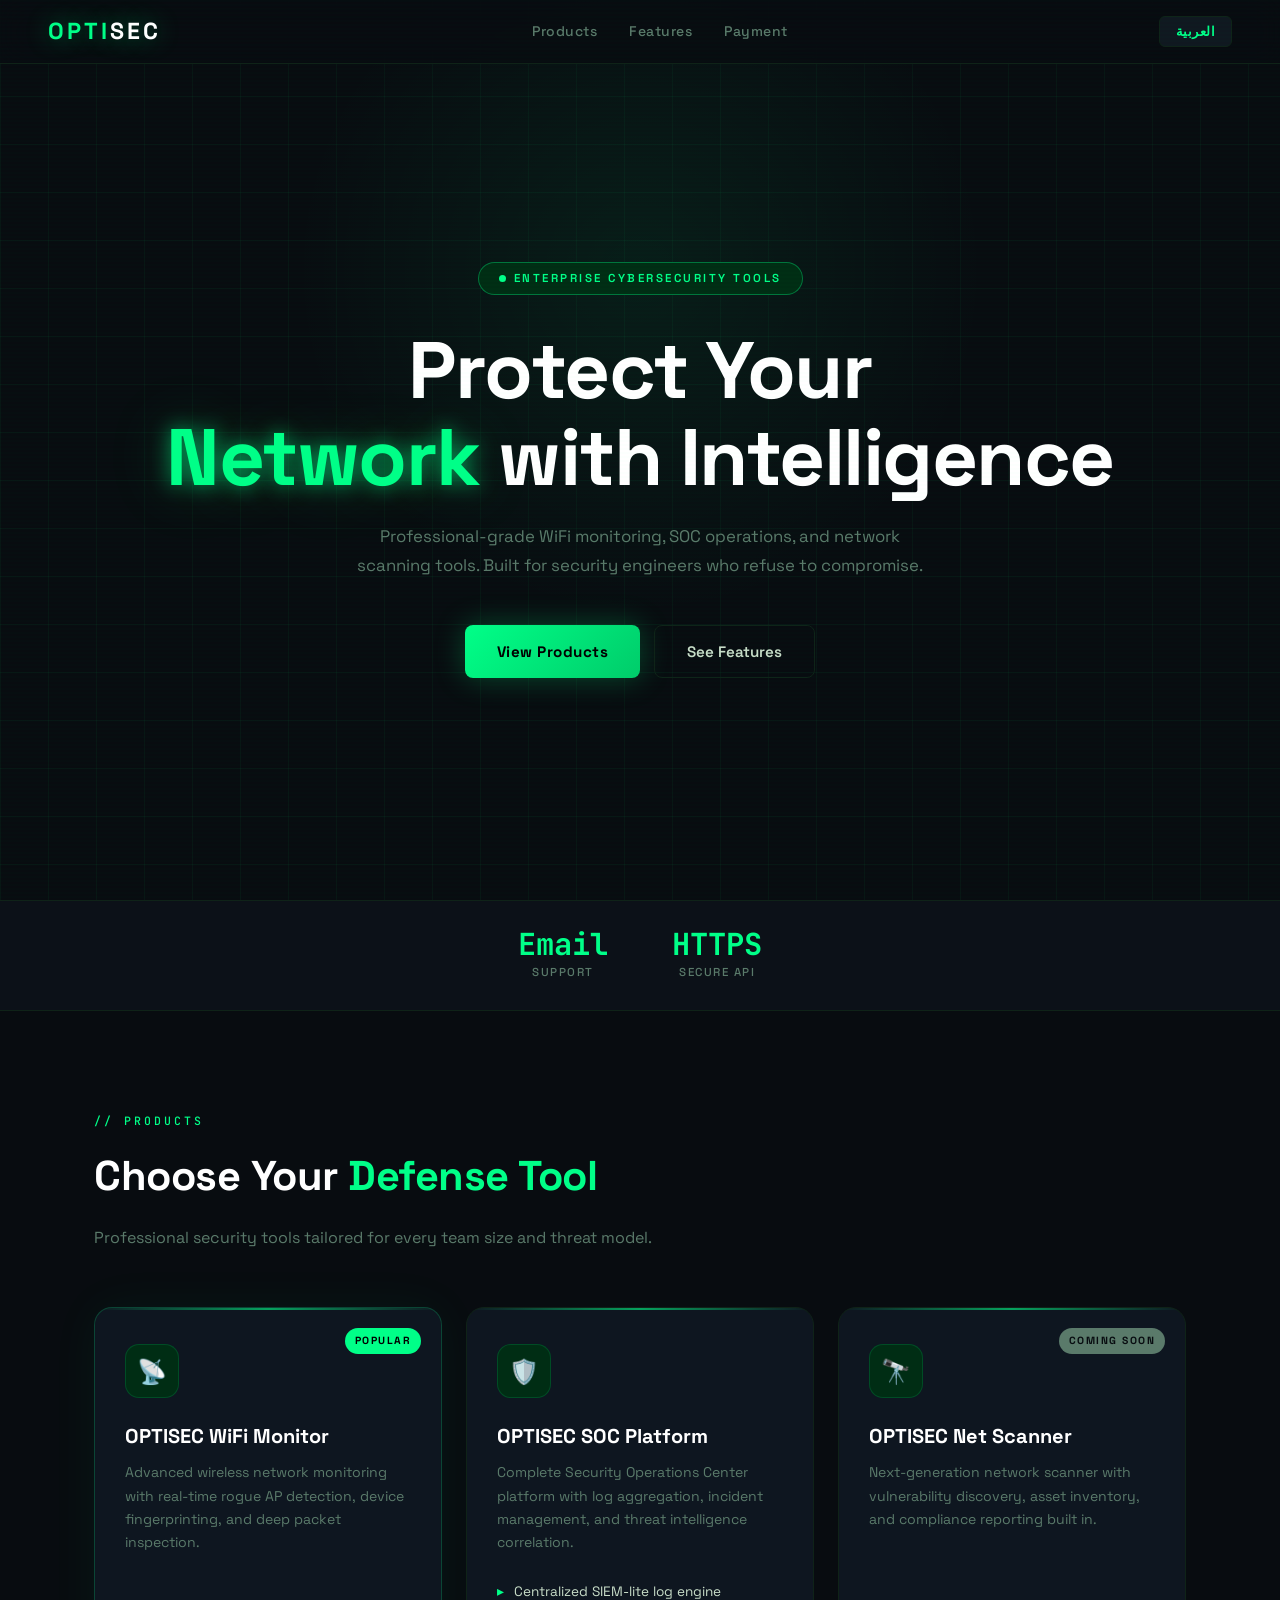
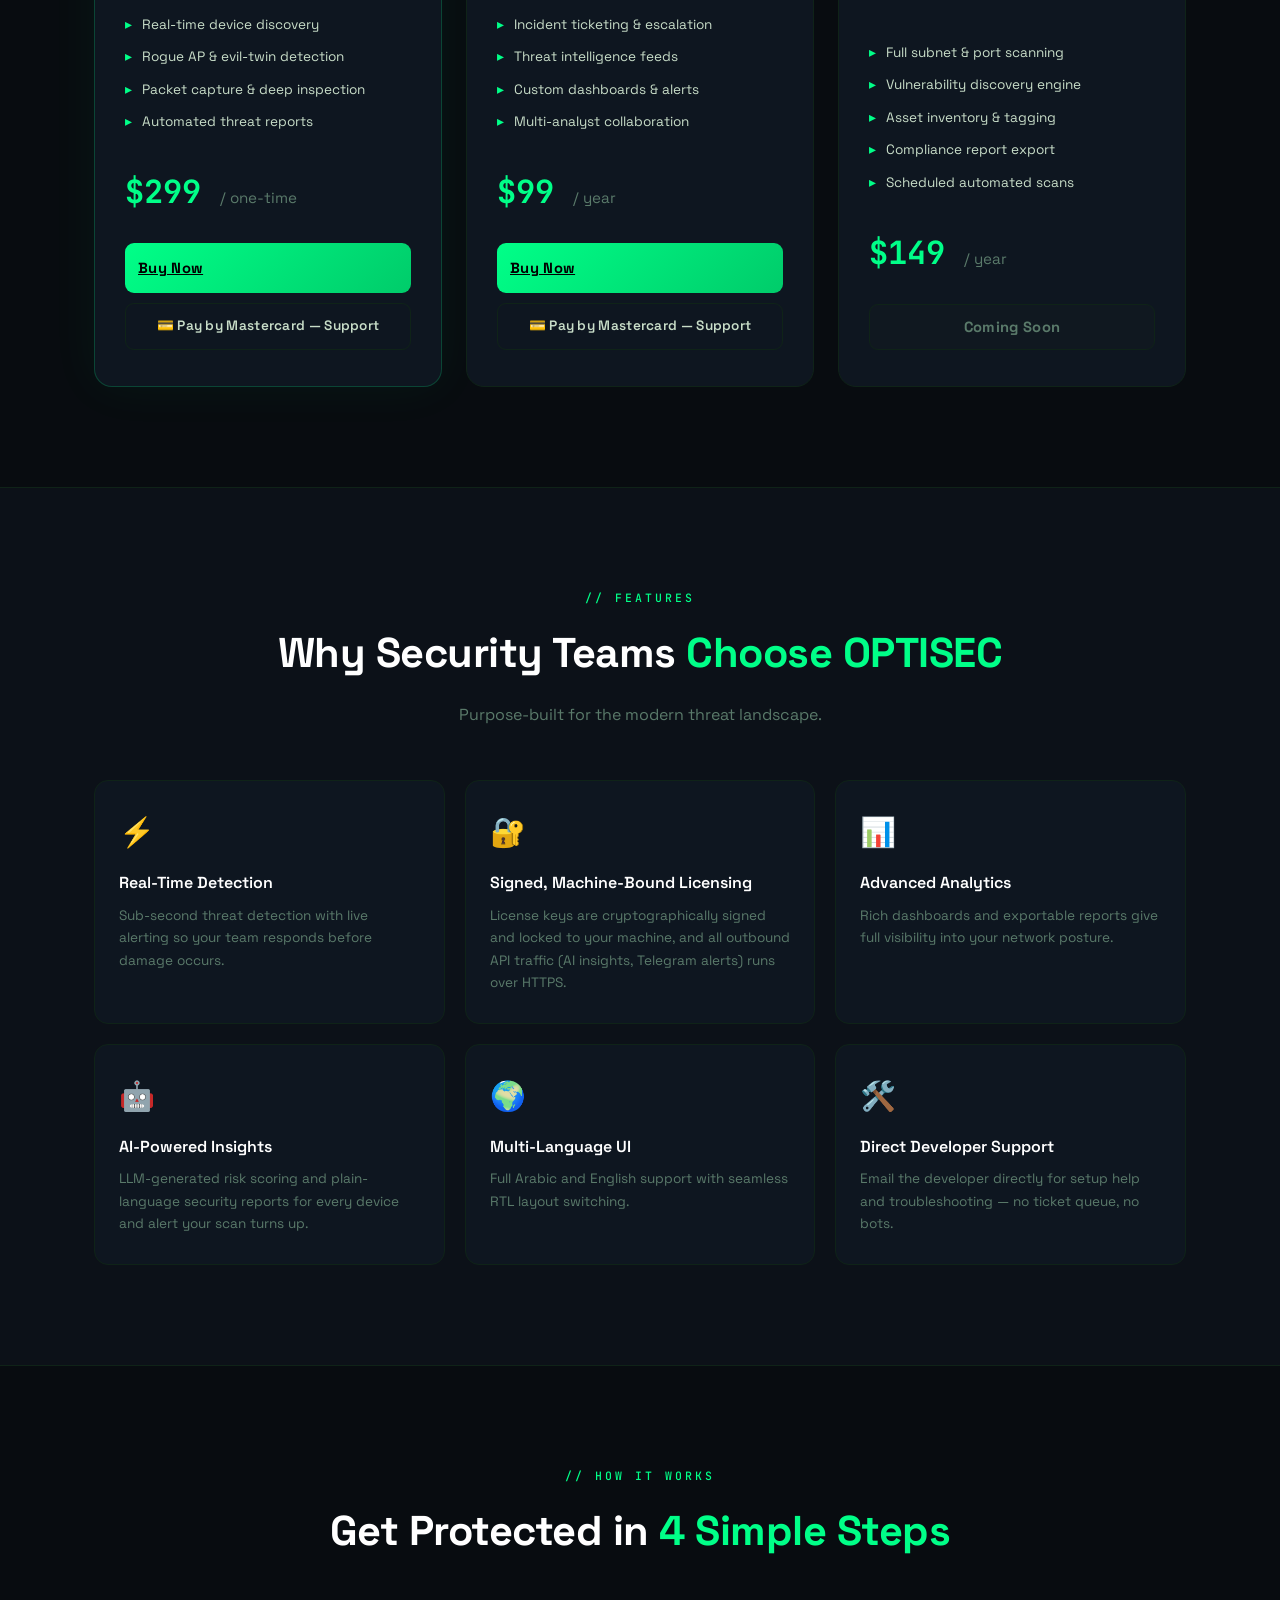
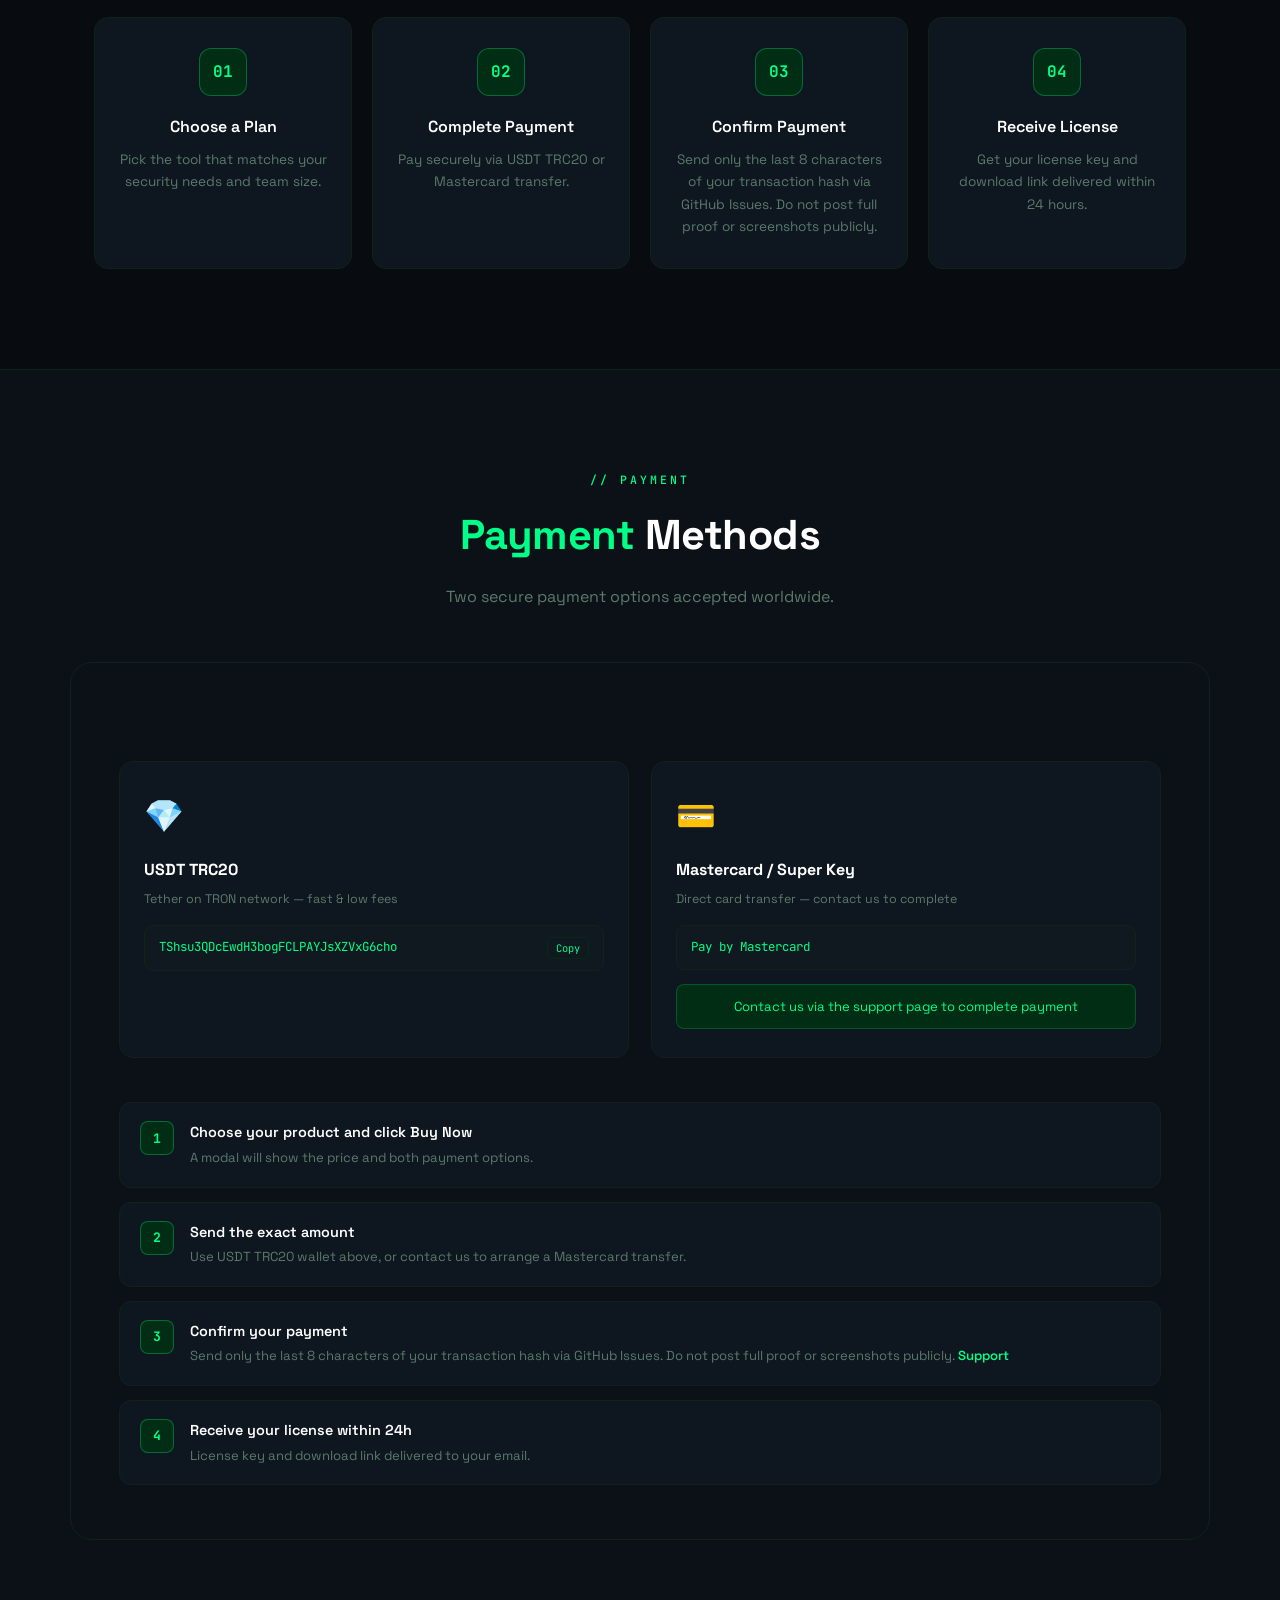
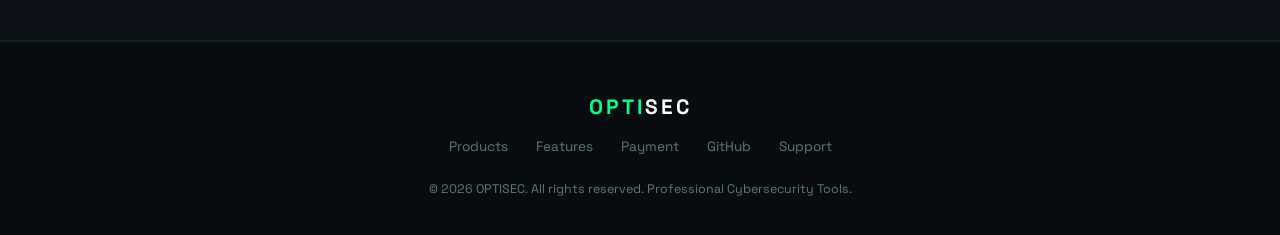
<file: sales/index.html>
<!DOCTYPE html>
<html lang="en" dir="ltr">
<head>
  <meta charset="UTF-8" />
  <meta name="viewport" content="width=device-width, initial-scale=1.0" />
  <title>OPTISEC — Professional Cybersecurity Tools</title>
  <link rel="preconnect" href="https://fonts.googleapis.com" />
  <link rel="preconnect" href="https://fonts.gstatic.com" crossorigin />
  <link href="https://fonts.googleapis.com/css2?family=Space+Grotesk:wght@300;400;500;600;700&family=JetBrains+Mono:wght@400;500;600&display=swap" rel="stylesheet" />
  <style>
    /* ══════════════════════════════════════════
       TOKENS
    ══════════════════════════════════════════ */
    :root {
      --green:      #00ff88;
      --green-dim:  #00cc6a;
      --green-dark: #002d14;
      --green-glow: rgba(0,255,136,0.18);
      --bg:         #080c10;
      --bg2:        #0c1118;
      --bg3:        #101820;
      --card:       #0e1620;
      --border:     #0f2318;
      --text:       #c8ddc8;
      --muted:      #5a7a6a;
      --white:      #ffffff;
      --red:        #ff4466;
    }

    /* ══════════════════════════════════════════
       RESET & BASE
    ══════════════════════════════════════════ */
    *, *::before, *::after { margin: 0; padding: 0; box-sizing: border-box; }
    html { scroll-behavior: smooth; }

    body {
      background: var(--bg);
      color: var(--text);
      font-family: 'Space Grotesk', 'Segoe UI', sans-serif;
      line-height: 1.65;
      overflow-x: hidden;
    }

    body[dir="rtl"] { font-family: 'Space Grotesk', 'Segoe UI', 'Tahoma', Arial, sans-serif; }

    /* ══════════════════════════════════════════
       SCANLINES
    ══════════════════════════════════════════ */
    body::after {
      content: '';
      position: fixed;
      inset: 0;
      background: repeating-linear-gradient(
        0deg,
        transparent,
        transparent 2px,
        rgba(0,255,136,0.012) 2px,
        rgba(0,255,136,0.012) 4px
      );
      pointer-events: none;
      z-index: 9998;
    }

    /* ══════════════════════════════════════════
       UTILITY
    ══════════════════════════════════════════ */
    .accent  { color: var(--green); }
    .mono    { font-family: 'JetBrains Mono', monospace; }
    .sr-only { position: absolute; width: 1px; height: 1px; overflow: hidden; clip: rect(0,0,0,0); }

    /* scroll-reveal */
    .reveal {
      opacity: 0;
      transform: translateY(28px);
      transition: opacity 0.6s ease, transform 0.6s ease;
    }
    .reveal.visible { opacity: 1; transform: translateY(0); }
    .reveal-delay-1 { transition-delay: 0.1s; }
    .reveal-delay-2 { transition-delay: 0.2s; }
    .reveal-delay-3 { transition-delay: 0.3s; }
    .reveal-delay-4 { transition-delay: 0.4s; }
    .reveal-delay-5 { transition-delay: 0.5s; }
    .reveal-delay-6 { transition-delay: 0.6s; }

    /* ══════════════════════════════════════════
       NAV
    ══════════════════════════════════════════ */
    nav {
      position: fixed;
      top: 0; left: 0; right: 0;
      z-index: 1000;
      background: rgba(8,12,16,0.88);
      backdrop-filter: blur(14px);
      -webkit-backdrop-filter: blur(14px);
      border-bottom: 1px solid var(--border);
      height: 64px;
      padding: 0 48px;
      display: flex;
      align-items: center;
      justify-content: space-between;
    }

    .nav-logo {
      font-size: 1.45rem;
      font-weight: 700;
      letter-spacing: 3px;
      color: var(--green);
      text-shadow: 0 0 24px rgba(0,255,136,0.45);
      text-decoration: none;
    }
    .nav-logo span { color: var(--white); }

    .nav-links { display: flex; align-items: center; gap: 32px; }
    .nav-links a {
      color: var(--muted);
      text-decoration: none;
      font-size: 0.875rem;
      font-weight: 500;
      letter-spacing: 0.5px;
      transition: color 0.2s;
    }
    .nav-links a:hover { color: var(--green); }

    .nav-right { display: flex; align-items: center; gap: 14px; }

    .btn-lang {
      background: var(--bg3);
      border: 1px solid var(--border);
      border-radius: 6px;
      padding: 6px 16px;
      color: var(--green);
      font-family: inherit;
      font-size: 0.82rem;
      font-weight: 600;
      letter-spacing: 0.5px;
      cursor: pointer;
      transition: all 0.2s;
    }
    .btn-lang:hover { background: var(--green-dark); border-color: var(--green); box-shadow: 0 0 10px var(--green-glow); }

    @media (max-width: 768px) {
      nav { padding: 0 20px; }
      .nav-links { display: none; }
    }

    /* ══════════════════════════════════════════
       HERO
    ══════════════════════════════════════════ */
    .hero {
      position: relative;
      min-height: 100vh;
      display: flex;
      flex-direction: column;
      align-items: center;
      justify-content: center;
      text-align: center;
      padding: 120px 24px 80px;
      overflow: hidden;
    }

    /* animated grid */
    .hero-grid {
      position: absolute;
      inset: 0;
      background-image:
        linear-gradient(rgba(0,255,136,0.04) 1px, transparent 1px),
        linear-gradient(90deg, rgba(0,255,136,0.04) 1px, transparent 1px);
      background-size: 48px 48px;
      animation: gridPan 20s linear infinite;
      pointer-events: none;
    }

    @keyframes gridPan {
      0%   { background-position: 0 0, 0 0; }
      100% { background-position: 48px 48px, 48px 48px; }
    }

    /* radial spotlight */
    .hero::before {
      content: '';
      position: absolute;
      top: 30%;
      left: 50%;
      transform: translate(-50%, -50%);
      width: 700px;
      height: 700px;
      background: radial-gradient(circle, rgba(0,255,136,0.07) 0%, transparent 70%);
      pointer-events: none;
    }

    .hero-badge {
      position: relative;
      display: inline-flex;
      align-items: center;
      gap: 8px;
      background: var(--green-dark);
      border: 1px solid rgba(0,255,136,0.35);
      border-radius: 50px;
      padding: 6px 20px;
      font-size: 0.72rem;
      font-weight: 600;
      letter-spacing: 2.5px;
      color: var(--green);
      margin-bottom: 32px;
      animation: fadeDown 0.7s ease both;
    }

    .pulse-dot {
      width: 7px; height: 7px;
      border-radius: 50%;
      background: var(--green);
      animation: pulseDot 1.8s ease-in-out infinite;
    }

    @keyframes pulseDot {
      0%, 100% { box-shadow: 0 0 0 0 rgba(0,255,136,0.5); }
      50%       { box-shadow: 0 0 0 7px rgba(0,255,136,0); }
    }

    .hero h1 {
      position: relative;
      font-size: clamp(2.6rem, 7vw, 5rem);
      font-weight: 700;
      line-height: 1.08;
      letter-spacing: -1.5px;
      color: var(--white);
      margin-bottom: 22px;
      animation: fadeDown 0.8s 0.1s ease both;
    }

    .hero h1 .glow {
      color: var(--green);
      text-shadow:
        0 0 20px rgba(0,255,136,0.6),
        0 0 60px rgba(0,255,136,0.25);
    }

    .hero p {
      position: relative;
      max-width: 580px;
      font-size: 1.05rem;
      color: var(--muted);
      line-height: 1.75;
      margin-bottom: 44px;
      animation: fadeDown 0.8s 0.2s ease both;
    }

    .hero-ctas {
      position: relative;
      display: flex;
      gap: 14px;
      flex-wrap: wrap;
      justify-content: center;
      animation: fadeDown 0.8s 0.3s ease both;
    }

    .btn-primary {
      display: inline-flex;
      align-items: center;
      gap: 8px;
      background: linear-gradient(135deg, var(--green), var(--green-dim));
      color: #000;
      font-family: inherit;
      font-weight: 700;
      font-size: 0.95rem;
      letter-spacing: 0.5px;
      padding: 14px 32px;
      border: none;
      border-radius: 8px;
      cursor: pointer;
      text-decoration: none;
      transition: all 0.3s;
      box-shadow: 0 0 30px rgba(0,255,136,0.25);
    }
    .btn-primary:hover { transform: translateY(-2px); box-shadow: 0 0 50px rgba(0,255,136,0.45); }

    .btn-outline {
      display: inline-flex;
      align-items: center;
      gap: 8px;
      background: transparent;
      color: var(--text);
      font-family: inherit;
      font-weight: 600;
      font-size: 0.95rem;
      padding: 13px 32px;
      border: 1px solid var(--border);
      border-radius: 8px;
      cursor: pointer;
      text-decoration: none;
      transition: all 0.3s;
    }
    .btn-outline:hover { border-color: var(--green); color: var(--green); }

    @keyframes fadeDown {
      from { opacity: 0; transform: translateY(-18px); }
      to   { opacity: 1; transform: translateY(0); }
    }

    /* ══════════════════════════════════════════
       STATS BAR
    ══════════════════════════════════════════ */
    .stats-bar {
      position: relative;
      z-index: 1;
      background: var(--bg2);
      border-top: 1px solid var(--border);
      border-bottom: 1px solid var(--border);
      padding: 28px 24px;
      display: flex;
      justify-content: center;
      gap: 64px;
      flex-wrap: wrap;
    }

    .stat-item { text-align: center; }
    .stat-num {
      font-size: 1.9rem;
      font-weight: 700;
      color: var(--green);
      line-height: 1;
      font-family: 'JetBrains Mono', monospace;
    }
    .stat-label {
      font-size: 0.72rem;
      font-weight: 500;
      letter-spacing: 1.5px;
      color: var(--muted);
      margin-top: 4px;
    }

    /* ══════════════════════════════════════════
       SHARED SECTION WRAPPER
    ══════════════════════════════════════════ */
    .section {
      max-width: 1140px;
      margin: 0 auto;
      padding: 100px 24px;
    }

    .section-label {
      font-family: 'JetBrains Mono', monospace;
      font-size: 0.72rem;
      font-weight: 500;
      letter-spacing: 3px;
      color: var(--green);
      text-transform: uppercase;
      margin-bottom: 12px;
    }

    .section-title {
      font-size: clamp(1.8rem, 4vw, 2.6rem);
      font-weight: 700;
      color: var(--white);
      letter-spacing: -0.5px;
      margin-bottom: 14px;
    }

    .section-sub {
      font-size: 1rem;
      color: var(--muted);
      max-width: 560px;
      margin-bottom: 56px;
    }

    .section-head { margin-bottom: 0; }

    /* ══════════════════════════════════════════
       PRODUCTS
    ══════════════════════════════════════════ */
    .products-grid {
      display: grid;
      grid-template-columns: repeat(auto-fit, minmax(300px, 1fr));
      gap: 24px;
    }

    .product-card {
      background: var(--card);
      border: 1px solid var(--border);
      border-radius: 18px;
      padding: 36px 30px;
      position: relative;
      overflow: hidden;
      transition: transform 0.3s, box-shadow 0.3s, border-color 0.3s;
      display: flex;
      flex-direction: column;
    }

    .product-card::before {
      content: '';
      position: absolute;
      top: 0; left: 0; right: 0;
      height: 2px;
      background: linear-gradient(90deg, transparent, var(--green), transparent);
      opacity: 0.6;
    }

    .product-card:hover {
      transform: translateY(-6px);
      border-color: rgba(0,255,136,0.25);
      box-shadow: 0 24px 60px rgba(0,0,0,0.5), 0 0 40px rgba(0,255,136,0.06);
    }

    .product-card.featured {
      border-color: rgba(0,255,136,0.2);
      box-shadow: 0 0 50px rgba(0,255,136,0.05);
    }

    .product-badge {
      position: absolute;
      top: 20px; right: 20px;
      background: var(--green);
      color: #000;
      font-size: 0.65rem;
      font-weight: 700;
      letter-spacing: 1.5px;
      padding: 4px 10px;
      border-radius: 50px;
    }

    .product-badge.soon {
      background: var(--muted);
      color: var(--bg);
    }

    body[dir="rtl"] .product-badge { right: auto; left: 20px; }

    .product-icon {
      width: 54px; height: 54px;
      background: var(--green-dark);
      border: 1px solid rgba(0,255,136,0.15);
      border-radius: 14px;
      display: flex; align-items: center; justify-content: center;
      font-size: 1.5rem;
      margin-bottom: 22px;
    }

    .product-name {
      font-size: 1.25rem;
      font-weight: 700;
      color: var(--white);
      margin-bottom: 8px;
    }

    .product-desc {
      font-size: 0.88rem;
      color: var(--muted);
      line-height: 1.65;
      margin-bottom: 22px;
      flex-grow: 1;
    }

    .product-features { list-style: none; margin-bottom: 28px; }
    .product-features li {
      font-size: 0.85rem;
      color: var(--text);
      padding: 5px 0;
      display: flex; align-items: center; gap: 10px;
    }
    .product-features li::before { content: '▸'; color: var(--green); flex-shrink: 0; }
    body[dir="rtl"] .product-features li { flex-direction: row-reverse; }
    body[dir="rtl"] .product-features li::before { content: '◂'; }

    .product-price {
      font-size: 2rem;
      font-weight: 700;
      color: var(--green);
      font-family: 'JetBrains Mono', monospace;
      margin-bottom: 4px;
    }
    .product-price span { font-size: 0.95rem; font-weight: 400; color: var(--muted); font-family: 'Space Grotesk', sans-serif; }

    .btn-buy {
      display: block;
      width: 100%;
      margin-top: 20px;
      padding: 13px;
      background: linear-gradient(135deg, var(--green), var(--green-dim));
      color: #000;
      font-family: inherit;
      font-weight: 700;
      font-size: 0.92rem;
      border: none;
      border-radius: 9px;
      cursor: pointer;
      transition: all 0.25s;
      letter-spacing: 0.3px;
    }
    .btn-buy:hover { box-shadow: 0 0 30px rgba(0,255,136,0.4); transform: translateY(-1px); }
    .btn-buy:disabled {
      background: var(--bg3);
      color: var(--muted);
      border: 1px solid var(--border);
      cursor: not-allowed;
      transform: none;
      box-shadow: none;
    }

    .btn-card {
      display: block;
      width: 100%;
      margin-top: 10px;
      padding: 11px;
      background: transparent;
      color: var(--text);
      font-family: inherit;
      font-weight: 600;
      font-size: 0.85rem;
      border: 1px solid var(--border);
      border-radius: 9px;
      cursor: pointer;
      transition: all 0.25s;
      letter-spacing: 0.3px;
      text-align: center;
      text-decoration: none;
    }
    .btn-card:hover { border-color: var(--green); color: var(--green); }

    /* ══════════════════════════════════════════
       FEATURES
    ══════════════════════════════════════════ */
    .features-grid {
      display: grid;
      grid-template-columns: repeat(auto-fit, minmax(280px, 1fr));
      gap: 20px;
    }

    .feature-card {
      background: var(--card);
      border: 1px solid var(--border);
      border-radius: 14px;
      padding: 28px 24px;
      transition: border-color 0.25s, transform 0.25s;
    }
    .feature-card:hover { border-color: rgba(0,255,136,0.2); transform: translateY(-3px); }

    .feature-icon {
      font-size: 1.8rem;
      margin-bottom: 14px;
    }

    .feature-title {
      font-size: 1rem;
      font-weight: 600;
      color: var(--white);
      margin-bottom: 8px;
    }

    .feature-desc {
      font-size: 0.85rem;
      color: var(--muted);
      line-height: 1.65;
    }

    /* ══════════════════════════════════════════
       HOW IT WORKS
    ══════════════════════════════════════════ */
    .steps-grid {
      display: grid;
      grid-template-columns: repeat(auto-fit, minmax(220px, 1fr));
      gap: 20px;
      position: relative;
    }

    .step-card {
      background: var(--card);
      border: 1px solid var(--border);
      border-radius: 14px;
      padding: 30px 24px;
      text-align: center;
      transition: border-color 0.25s;
    }
    .step-card:hover { border-color: rgba(0,255,136,0.2); }

    .step-num {
      width: 48px; height: 48px;
      border-radius: 12px;
      background: var(--green-dark);
      border: 1px solid rgba(0,255,136,0.3);
      display: flex; align-items: center; justify-content: center;
      font-family: 'JetBrains Mono', monospace;
      font-size: 1rem;
      font-weight: 700;
      color: var(--green);
      margin: 0 auto 18px;
    }

    .step-title {
      font-size: 1rem;
      font-weight: 600;
      color: var(--white);
      margin-bottom: 8px;
    }

    .step-desc {
      font-size: 0.85rem;
      color: var(--muted);
      line-height: 1.65;
    }

    /* ══════════════════════════════════════════
       PAYMENT SECTION
    ══════════════════════════════════════════ */
    .payment-wrap {
      background: var(--bg2);
      border: 1px solid var(--border);
      border-radius: 22px;
      padding: 54px 48px;
    }

    .payment-grid {
      display: grid;
      grid-template-columns: repeat(auto-fit, minmax(260px, 1fr));
      gap: 22px;
      margin-top: 44px;
    }

    .pay-card {
      background: var(--card);
      border: 1px solid var(--border);
      border-radius: 14px;
      padding: 28px 24px;
      transition: border-color 0.25s;
    }
    .pay-card:hover { border-color: rgba(0,255,136,0.2); }

    .pay-icon { font-size: 2rem; margin-bottom: 14px; }

    .pay-title {
      font-size: 1rem;
      font-weight: 700;
      color: var(--white);
      margin-bottom: 5px;
    }

    .pay-sub {
      font-size: 0.78rem;
      color: var(--muted);
      margin-bottom: 16px;
    }

    .pay-address {
      background: var(--bg3);
      border: 1px solid var(--border);
      border-radius: 8px;
      padding: 11px 14px;
      font-family: 'JetBrains Mono', monospace;
      font-size: 0.78rem;
      color: var(--green);
      word-break: break-all;
      display: flex;
      justify-content: space-between;
      align-items: flex-start;
      gap: 8px;
      margin-bottom: 8px;
    }
    body[dir="rtl"] .pay-address { direction: ltr; }

    .pay-holder {
      font-size: 0.78rem;
      color: var(--muted);
      padding-left: 2px;
      margin-bottom: 14px;
    }

    .copy-btn {
      background: none;
      border: 1px solid var(--green-dark);
      color: var(--green);
      font-family: 'JetBrains Mono', monospace;
      font-size: 0.65rem;
      padding: 3px 8px;
      border-radius: 4px;
      cursor: pointer;
      flex-shrink: 0;
      transition: all 0.2s;
      white-space: nowrap;
    }
    .copy-btn:hover, .copy-btn.copied { background: var(--green-dark); border-color: var(--green); }

    .pay-contact {
      margin-top: 14px;
      padding: 11px 14px;
      background: var(--green-dark);
      border: 1px solid rgba(0,255,136,0.2);
      border-radius: 8px;
      font-size: 0.82rem;
      color: var(--green);
      text-align: center;
    }

    .pay-steps {
      margin-top: 44px;
      display: flex;
      flex-direction: column;
      gap: 14px;
    }

    .pay-step {
      display: flex;
      align-items: flex-start;
      gap: 16px;
      padding: 18px 20px;
      background: var(--card);
      border: 1px solid var(--border);
      border-radius: 12px;
    }
    body[dir="rtl"] .pay-step { flex-direction: row-reverse; }

    .pay-step-num {
      width: 34px; height: 34px;
      background: var(--green-dark);
      border: 1px solid rgba(0,255,136,0.3);
      border-radius: 8px;
      display: flex; align-items: center; justify-content: center;
      font-family: 'JetBrains Mono', monospace;
      font-size: 0.82rem;
      font-weight: 700;
      color: var(--green);
      flex-shrink: 0;
    }

    .pay-step-title { font-size: 0.9rem; font-weight: 600; color: var(--white); margin-bottom: 3px; }
    .pay-step-desc  { font-size: 0.82rem; color: var(--muted); line-height: 1.55; }

    .email-link { color: var(--green); text-decoration: none; font-weight: 600; }
    .email-link:hover { text-decoration: underline; }

    /* ══════════════════════════════════════════
       FOOTER
    ══════════════════════════════════════════ */
    footer {
      border-top: 1px solid var(--border);
      padding: 48px 24px 36px;
      text-align: center;
    }

    .footer-logo {
      font-size: 1.3rem;
      font-weight: 700;
      letter-spacing: 3px;
      color: var(--green);
      margin-bottom: 12px;
    }
    .footer-logo span { color: var(--white); }

    .footer-links {
      display: flex;
      justify-content: center;
      gap: 28px;
      margin-bottom: 20px;
      flex-wrap: wrap;
    }

    .footer-links a {
      color: var(--muted);
      text-decoration: none;
      font-size: 0.85rem;
      transition: color 0.2s;
    }
    .footer-links a:hover { color: var(--green); }

    .footer-copy { font-size: 0.78rem; color: var(--muted); }

    /* ══════════════════════════════════════════
       RESPONSIVE
    ══════════════════════════════════════════ */
    @media (max-width: 640px) {
      .payment-wrap { padding: 32px 20px; }
      .stats-bar { gap: 28px; }
    }
  </style>
</head>
<body>

<!-- ══ NAV ══════════════════════════════════════════ -->
<nav>
  <a class="nav-logo" href="#">OPTI<span>SEC</span></a>
  <div class="nav-links">
    <a href="#products"   data-en="Products"    data-ar="المنتجات">Products</a>
    <a href="#features"   data-en="Features"    data-ar="المميزات">Features</a>
    <a href="#payment"    data-en="Payment"     data-ar="الدفع">Payment</a>
  </div>
  <div class="nav-right">
    <button class="btn-lang" id="langBtn" onclick="toggleLang()">العربية</button>
  </div>
</nav>

<!-- ══ HERO ══════════════════════════════════════════ -->
<section class="hero" id="home">
  <div class="hero-grid"></div>

  <div class="hero-badge">
    <span class="pulse-dot"></span>
    <span data-en="ENTERPRISE CYBERSECURITY TOOLS" data-ar="أدوات أمن سيبراني للمؤسسات">ENTERPRISE CYBERSECURITY TOOLS</span>
  </div>

  <h1>
    <span data-en="Protect Your" data-ar="احمِ شبكتك">Protect Your</span><br>
    <span class="glow" data-en="Network" data-ar="بذكاء">Network</span>
    <span data-en=" with Intelligence" data-ar=" بذكاء"> with Intelligence</span>
  </h1>

  <p data-en="Professional-grade WiFi monitoring, SOC operations, and network scanning tools. Built for security engineers who refuse to compromise."
     data-ar="أدوات احترافية لمراقبة الشبكات اللاسلكية وعمليات مركز الأمن ومسح الشبكات. مصممة لمهندسي الأمن الذين لا يساومون.">
    Professional-grade WiFi monitoring, SOC operations, and network scanning tools. Built for security engineers who refuse to compromise.
  </p>

  <div class="hero-ctas">
    <a href="#products" class="btn-primary" data-en="View Products" data-ar="عرض المنتجات">View Products</a>
    <a href="#features"  class="btn-outline" data-en="See Features"  data-ar="اكتشف المميزات">See Features</a>
  </div>
</section>

<!-- ══ STATS BAR ══════════════════════════════════════════ -->
<div class="stats-bar">
  <div class="stat-item">
    <div class="stat-num">Email</div>
    <div class="stat-label" data-en="SUPPORT" data-ar="الدعم الفني">SUPPORT</div>
  </div>
  <div class="stat-item">
    <div class="stat-num">HTTPS</div>
    <div class="stat-label" data-en="SECURE API" data-ar="API آمن">SECURE API</div>
  </div>
</div>

<!-- ══ PRODUCTS ══════════════════════════════════════════ -->
<div class="section" id="products">
  <div class="reveal">
    <div class="section-label mono" data-en="// PRODUCTS" data-ar="// المنتجات">// PRODUCTS</div>
    <h2 class="section-title">
      <span data-en="Choose Your " data-ar="اختر أداتك ">Choose Your </span>
      <span class="accent" data-en="Defense Tool" data-ar="الدفاعية">Defense Tool</span>
    </h2>
    <p class="section-sub" data-en="Professional security tools tailored for every team size and threat model."
       data-ar="أدوات أمنية احترافية مصممة لكل حجم فريق ونموذج تهديد.">
      Professional security tools tailored for every team size and threat model.
    </p>
  </div>

  <div class="products-grid">

    <!-- WiFi Monitor -->
    <div class="product-card featured reveal reveal-delay-1">
      <span class="product-badge" data-en="POPULAR" data-ar="الأكثر شيوعاً">POPULAR</span>
      <div class="product-icon">📡</div>
      <div class="product-name" data-en="OPTISEC WiFi Monitor" data-ar="مراقب WiFi أوبتيسيك">OPTISEC WiFi Monitor</div>
      <p class="product-desc"
         data-en="Advanced wireless network monitoring with real-time rogue AP detection, device fingerprinting, and deep packet inspection."
         data-ar="مراقبة متقدمة للشبكات اللاسلكية مع كشف نقاط الوصول المارقة في الوقت الحقيقي وبصمة الأجهزة والتفتيش العميق للحزم.">
        Advanced wireless network monitoring with real-time rogue AP detection, device fingerprinting, and deep packet inspection.
      </p>
      <ul class="product-features">
        <li data-en="Real-time device discovery" data-ar="اكتشاف الأجهزة في الوقت الحقيقي">Real-time device discovery</li>
        <li data-en="Rogue AP &amp; evil-twin detection" data-ar="كشف نقاط الوصول المزيفة">Rogue AP &amp; evil-twin detection</li>
        <li data-en="Packet capture &amp; deep inspection" data-ar="التقاط الحزم والتفتيش العميق">Packet capture &amp; deep inspection</li>
        <li data-en="Automated threat reports" data-ar="تقارير تهديدات تلقائية">Automated threat reports</li>
      </ul>
      <div class="product-price">$299 <span data-en="/ one-time" data-ar="/ دفعة واحدة">/ one-time</span></div>
      <a class="btn-buy" href="https://nowpayments.io/payment/?iid=5219663854&paymentid=5985024652" target="_blank" rel="noopener" data-en="Buy Now" data-ar="اشتر الآن">Buy Now</a>
      <a class="btn-card" href="https://github.com/OptisecDev/optisec-wifi-monitor/issues" target="_blank" rel="noopener" data-en="💳 Pay by Mastercard — Support" data-ar="💳 الدفع بالماستركارد — الدعم">💳 Pay by Mastercard — Support</a>
    </div>

    <!-- SOC Platform -->
    <div class="product-card reveal reveal-delay-2">
      <div class="product-icon">🛡️</div>
      <div class="product-name" data-en="OPTISEC SOC Platform" data-ar="منصة SOC أوبتيسيك">OPTISEC SOC Platform</div>
      <p class="product-desc"
         data-en="Complete Security Operations Center platform with log aggregation, incident management, and threat intelligence correlation."
         data-ar="منصة كاملة لمركز العمليات الأمنية مع تجميع السجلات وإدارة الحوادث وربط معلومات التهديدات.">
        Complete Security Operations Center platform with log aggregation, incident management, and threat intelligence correlation.
      </p>
      <ul class="product-features">
        <li data-en="Centralized SIEM-lite log engine" data-ar="محرك سجلات مركزي">Centralized SIEM-lite log engine</li>
        <li data-en="Incident ticketing &amp; escalation" data-ar="تذاكر الحوادث والتصعيد">Incident ticketing &amp; escalation</li>
        <li data-en="Threat intelligence feeds" data-ar="تغذية معلومات التهديدات">Threat intelligence feeds</li>
        <li data-en="Custom dashboards &amp; alerts" data-ar="لوحات تحكم وتنبيهات مخصصة">Custom dashboards &amp; alerts</li>
        <li data-en="Multi-analyst collaboration" data-ar="تعاون متعدد المحللين">Multi-analyst collaboration</li>
      </ul>
      <div class="product-price">$99 <span data-en="/ year" data-ar="/ سنة">/ year</span></div>
      <a class="btn-buy" href="https://nowpayments.io/payment/?iid=5517320848&paymentid=4993272952" target="_blank" rel="noopener" data-en="Buy Now" data-ar="اشتر الآن">Buy Now</a>
      <a class="btn-card" href="https://github.com/OptisecDev/optisec-wifi-monitor/issues" target="_blank" rel="noopener" data-en="💳 Pay by Mastercard — Support" data-ar="💳 الدفع بالماستركارد — الدعم">💳 Pay by Mastercard — Support</a>
    </div>

    <!-- Net Scanner -->
    <div class="product-card reveal reveal-delay-3">
      <span class="product-badge soon" data-en="COMING SOON" data-ar="قريباً">COMING SOON</span>
      <div class="product-icon">🔭</div>
      <div class="product-name" data-en="OPTISEC Net Scanner" data-ar="ماسح الشبكة أوبتيسيك">OPTISEC Net Scanner</div>
      <p class="product-desc"
         data-en="Next-generation network scanner with vulnerability discovery, asset inventory, and compliance reporting built in."
         data-ar="ماسح شبكة من الجيل القادم مع اكتشاف الثغرات وجرد الأصول وتقارير الامتثال.">
        Next-generation network scanner with vulnerability discovery, asset inventory, and compliance reporting built in.
      </p>
      <ul class="product-features">
        <li data-en="Full subnet &amp; port scanning" data-ar="مسح الشبكة الفرعية والمنافذ">Full subnet &amp; port scanning</li>
        <li data-en="Vulnerability discovery engine" data-ar="محرك اكتشاف الثغرات">Vulnerability discovery engine</li>
        <li data-en="Asset inventory &amp; tagging" data-ar="جرد الأصول والوسوم">Asset inventory &amp; tagging</li>
        <li data-en="Compliance report export" data-ar="تصدير تقارير الامتثال">Compliance report export</li>
        <li data-en="Scheduled automated scans" data-ar="مسح آلي مجدول">Scheduled automated scans</li>
      </ul>
      <div class="product-price">$149 <span data-en="/ year" data-ar="/ سنة">/ year</span></div>
      <button class="btn-buy" disabled data-en="Coming Soon" data-ar="قريباً">Coming Soon</button>
    </div>

  </div>
</div>

<!-- ══ FEATURES ══════════════════════════════════════════ -->
<div style="background:var(--bg2); border-top:1px solid var(--border); border-bottom:1px solid var(--border);">
<div class="section" id="features">
  <div class="reveal" style="text-align:center; margin-bottom:52px;">
    <div class="section-label mono" data-en="// FEATURES" data-ar="// المميزات">// FEATURES</div>
    <h2 class="section-title">
      <span data-en="Why Security Teams " data-ar="لماذا يختار فرق الأمن ">Why Security Teams </span>
      <span class="accent" data-en="Choose OPTISEC" data-ar="أوبتيسيك">Choose OPTISEC</span>
    </h2>
    <p class="section-sub" style="margin:0 auto;"
       data-en="Purpose-built for the modern threat landscape."
       data-ar="مصممة للمشهد التهديدي الحديث.">
      Purpose-built for the modern threat landscape.
    </p>
  </div>

  <div class="features-grid">
    <div class="feature-card reveal reveal-delay-1">
      <div class="feature-icon">⚡</div>
      <div class="feature-title" data-en="Real-Time Detection" data-ar="كشف فوري">Real-Time Detection</div>
      <p class="feature-desc" data-en="Sub-second threat detection with live alerting so your team responds before damage occurs."
         data-ar="كشف التهديدات في أقل من ثانية مع تنبيهات مباشرة حتى يستجيب فريقك قبل وقوع الضرر.">
        Sub-second threat detection with live alerting so your team responds before damage occurs.
      </p>
    </div>
    <div class="feature-card reveal reveal-delay-2">
      <div class="feature-icon">🔐</div>
      <div class="feature-title" data-en="Signed, Machine-Bound Licensing" data-ar="ترخيص موقّع ومرتبط بالجهاز">Signed, Machine-Bound Licensing</div>
      <p class="feature-desc" data-en="License keys are cryptographically signed and locked to your machine, and all outbound API traffic (AI insights, Telegram alerts) runs over HTTPS."
         data-ar="مفاتيح الترخيص موقّعة تشفيرياً ومقفلة على جهازك، وكل حركة API الصادرة (رؤى الذكاء الاصطناعي، تنبيهات تيليغرام) تمر عبر HTTPS.">
        License keys are cryptographically signed and locked to your machine, and all outbound API traffic (AI insights, Telegram alerts) runs over HTTPS.
      </p>
    </div>
    <div class="feature-card reveal reveal-delay-3">
      <div class="feature-icon">📊</div>
      <div class="feature-title" data-en="Advanced Analytics" data-ar="تحليلات متقدمة">Advanced Analytics</div>
      <p class="feature-desc" data-en="Rich dashboards and exportable reports give full visibility into your network posture."
         data-ar="لوحات تحكم غنية وتقارير قابلة للتصدير توفر رؤية كاملة لوضعك الأمني.">
        Rich dashboards and exportable reports give full visibility into your network posture.
      </p>
    </div>
    <div class="feature-card reveal reveal-delay-4">
      <div class="feature-icon">🤖</div>
      <div class="feature-title" data-en="AI-Powered Insights" data-ar="رؤى مدعومة بالذكاء الاصطناعي">AI-Powered Insights</div>
      <p class="feature-desc" data-en="LLM-generated risk scoring and plain-language security reports for every device and alert your scan turns up."
         data-ar="تسجيل مخاطر مولّد بنموذج لغوي وتقارير أمنية بلغة واضحة لكل جهاز وتنبيه يكتشفه الفحص.">
        LLM-generated risk scoring and plain-language security reports for every device and alert your scan turns up.
      </p>
    </div>
    <div class="feature-card reveal reveal-delay-5">
      <div class="feature-icon">🌍</div>
      <div class="feature-title" data-en="Multi-Language UI" data-ar="واجهة متعددة اللغات">Multi-Language UI</div>
      <p class="feature-desc" data-en="Full Arabic and English support with seamless RTL layout switching."
         data-ar="دعم كامل للعربية والإنجليزية مع تبديل سلس لتخطيط RTL.">
        Full Arabic and English support with seamless RTL layout switching.
      </p>
    </div>
    <div class="feature-card reveal reveal-delay-6">
      <div class="feature-icon">🛠️</div>
      <div class="feature-title" data-en="Direct Developer Support" data-ar="دعم مباشر من المطور">Direct Developer Support</div>
      <p class="feature-desc" data-en="Email the developer directly for setup help and troubleshooting — no ticket queue, no bots."
         data-ar="راسل المطور مباشرة عبر البريد الإلكتروني للحصول على مساعدة في الإعداد وحل المشكلات — بلا طابور تذاكر ولا روبوتات.">
        Email the developer directly for setup help and troubleshooting — no ticket queue, no bots.
      </p>
    </div>
  </div>
</div>
</div>

<!-- ══ HOW IT WORKS ══════════════════════════════════════════ -->
<div class="section" id="howitworks">
  <div class="reveal" style="text-align:center; margin-bottom:52px;">
    <div class="section-label mono" data-en="// HOW IT WORKS" data-ar="// كيف يعمل">// HOW IT WORKS</div>
    <h2 class="section-title">
      <span data-en="Get Protected in " data-ar="احصل على الحماية في ">Get Protected in </span>
      <span class="accent" data-en="4 Simple Steps" data-ar="4 خطوات بسيطة">4 Simple Steps</span>
    </h2>
  </div>

  <div class="steps-grid">
    <div class="step-card reveal reveal-delay-1">
      <div class="step-num">01</div>
      <div class="step-title" data-en="Choose a Plan" data-ar="اختر خطة">Choose a Plan</div>
      <p class="step-desc" data-en="Pick the tool that matches your security needs and team size."
         data-ar="اختر الأداة التي تناسب احتياجاتك الأمنية وحجم فريقك.">
        Pick the tool that matches your security needs and team size.
      </p>
    </div>
    <div class="step-card reveal reveal-delay-2">
      <div class="step-num">02</div>
      <div class="step-title" data-en="Complete Payment" data-ar="أتمّ الدفع">Complete Payment</div>
      <p class="step-desc" data-en="Pay securely via USDT TRC20 or Mastercard transfer."
         data-ar="ادفع بأمان عبر USDT TRC20 أو تحويل ماستركارد.">
        Pay securely via USDT TRC20 or Mastercard transfer.
      </p>
    </div>
    <div class="step-card reveal reveal-delay-3">
      <div class="step-num">03</div>
      <div class="step-title" data-en="Confirm Payment" data-ar="تأكيد الدفع">Confirm Payment</div>
      <p class="step-desc" data-en="Send only the last 8 characters of your transaction hash via GitHub Issues. Do not post full proof or screenshots publicly."
         data-ar="أرسل آخر 8 خانات من هاش المعاملة فقط عبر GitHub Issues. لا تنشر الإثبات الكامل أو لقطات الشاشة في أي مكان عام.">
        Send only the last 8 characters of your transaction hash via GitHub Issues. Do not post full proof or screenshots publicly.
      </p>
    </div>
    <div class="step-card reveal reveal-delay-4">
      <div class="step-num">04</div>
      <div class="step-title" data-en="Receive License" data-ar="استلم الترخيص">Receive License</div>
      <p class="step-desc" data-en="Get your license key and download link delivered within 24 hours."
         data-ar="احصل على مفتاح الترخيص ورابط التنزيل خلال 24 ساعة.">
        Get your license key and download link delivered within 24 hours.
      </p>
    </div>
  </div>
</div>

<!-- ══ PAYMENT ══════════════════════════════════════════ -->
<div style="background:var(--bg2); border-top:1px solid var(--border); border-bottom:1px solid var(--border); padding:100px 24px;" id="payment">
  <div style="max-width:1140px; margin:0 auto;">
    <div class="reveal" style="text-align:center; margin-bottom:52px;">
      <div class="section-label mono" data-en="// PAYMENT" data-ar="// الدفع">// PAYMENT</div>
      <h2 class="section-title">
        <span class="accent" data-en="Payment " data-ar="طرق ">Payment </span>
        <span data-en="Methods" data-ar="الدفع">Methods</span>
      </h2>
      <p class="section-sub" style="margin:0 auto;"
         data-en="Two secure payment options accepted worldwide."
         data-ar="خياران آمنان للدفع مقبولان في جميع أنحاء العالم.">
        Two secure payment options accepted worldwide.
      </p>
    </div>

    <div class="payment-wrap reveal">
      <div class="payment-grid">

        <!-- USDT -->
        <div class="pay-card">
          <div class="pay-icon">💎</div>
          <div class="pay-title">USDT TRC20</div>
          <div class="pay-sub" data-en="Tether on TRON network — fast &amp; low fees" data-ar="تيثر على شبكة ترون — سريع ورسوم منخفضة">Tether on TRON network — fast &amp; low fees</div>
          <div class="pay-address">
            <span id="usdtAddr" class="mono">TShsu3QDcEwdH3bogFCLPAYJsXZVxG6cho</span>
            <button class="copy-btn" onclick="copyAddr('usdtAddr',this)" data-en="Copy" data-ar="نسخ">Copy</button>
          </div>
        </div>

        <!-- Mastercard -->
        <div class="pay-card">
          <div class="pay-icon">💳</div>
          <div class="pay-title" data-en="Mastercard / Super Key" data-ar="ماستركارد / السوبر كي">Mastercard / Super Key</div>
          <div class="pay-sub" data-en="Direct card transfer — contact us to complete" data-ar="تحويل مباشر بالبطاقة — تواصل معنا لإتمامه">Direct card transfer — contact us to complete</div>
          <div class="pay-address">
            <span class="mono" data-en="Pay by Mastercard" data-ar="الدفع ببطاقة Mastercard">Pay by Mastercard</span>
          </div>
          <div class="pay-contact" data-en="Contact us via the support page to complete payment" data-ar="تواصل معنا عبر صفحة الدعم لإتمام الدفع">
            Contact us via the support page to complete payment
          </div>
        </div>

      </div>

      <!-- Steps -->
      <div class="pay-steps">
        <div class="pay-step">
          <div class="pay-step-num">1</div>
          <div>
            <div class="pay-step-title" data-en="Choose your product and click Buy Now" data-ar="اختر منتجك وانقر على اشتر الآن">Choose your product and click Buy Now</div>
            <div class="pay-step-desc" data-en="A modal will show the price and both payment options." data-ar="ستظهر نافذة تعرض السعر وخياري الدفع.">A modal will show the price and both payment options.</div>
          </div>
        </div>
        <div class="pay-step">
          <div class="pay-step-num">2</div>
          <div>
            <div class="pay-step-title" data-en="Send the exact amount" data-ar="أرسل المبلغ الدقيق">Send the exact amount</div>
            <div class="pay-step-desc" data-en="Use USDT TRC20 wallet above, or contact us to arrange a Mastercard transfer." data-ar="استخدم محفظة USDT TRC20 أعلاه، أو تواصل معنا لترتيب تحويل الماستركارد.">Use USDT TRC20 wallet above, or contact us to arrange a Mastercard transfer.</div>
          </div>
        </div>
        <div class="pay-step">
          <div class="pay-step-num">3</div>
          <div>
            <div class="pay-step-title" data-en="Confirm your payment" data-ar="أكّد الدفع">Confirm your payment</div>
            <div class="pay-step-desc">
              <span data-en="Send only the last 8 characters of your transaction hash via GitHub Issues. Do not post full proof or screenshots publicly. " data-ar="أرسل آخر 8 خانات من هاش المعاملة فقط عبر GitHub Issues. لا تنشر الإثبات الكامل أو لقطات الشاشة في أي مكان عام. ">Send only the last 8 characters of your transaction hash via GitHub Issues. Do not post full proof or screenshots publicly. </span>
              <a class="email-link" href="https://github.com/OptisecDev/optisec-wifi-monitor/issues" target="_blank" rel="noopener"><span data-en="Support" data-ar="الدعم">Support</span></a>
            </div>
          </div>
        </div>
        <div class="pay-step">
          <div class="pay-step-num">4</div>
          <div>
            <div class="pay-step-title" data-en="Receive your license within 24h" data-ar="استلم ترخيصك خلال 24 ساعة">Receive your license within 24h</div>
            <div class="pay-step-desc" data-en="License key and download link delivered to your email." data-ar="مفتاح الترخيص ورابط التنزيل يُسلَّمان إلى بريدك الإلكتروني.">License key and download link delivered to your email.</div>
          </div>
        </div>
      </div>
    </div>
  </div>
</div>

<!-- ══ FOOTER ══════════════════════════════════════════ -->
<footer>
  <div class="footer-logo">OPTI<span>SEC</span></div>
  <div class="footer-links">
    <a href="#products" data-en="Products"    data-ar="المنتجات">Products</a>
    <a href="#features" data-en="Features"    data-ar="المميزات">Features</a>
    <a href="#payment"  data-en="Payment"     data-ar="الدفع">Payment</a>
    <a href="https://github.com/OptisecDev" target="_blank" rel="noopener">GitHub</a>
    <a href="https://github.com/OptisecDev/optisec-wifi-monitor/issues" target="_blank" rel="noopener" data-en="Support" data-ar="الدعم">Support</a>
  </div>
  <p class="footer-copy" data-en="© 2026 OPTISEC. All rights reserved. Professional Cybersecurity Tools."
     data-ar="© 2026 أوبتيسيك. جميع الحقوق محفوظة. أدوات الأمن السيبراني الاحترافية.">
    © 2026 OPTISEC. All rights reserved. Professional Cybersecurity Tools.
  </p>
</footer>

<!-- ══ SCRIPTS ══════════════════════════════════════════ -->
<script>
/* ── i18n ─────────────────────────────────────── */
let lang = 'en';

function toggleLang() {
  lang = lang === 'en' ? 'ar' : 'en';
  document.documentElement.setAttribute('lang', lang);
  const rtl = lang === 'ar';
  document.documentElement.setAttribute('dir', rtl ? 'rtl' : 'ltr');
  document.body.setAttribute('dir', rtl ? 'rtl' : 'ltr');
  document.getElementById('langBtn').textContent = rtl ? 'English' : 'العربية';
  document.querySelectorAll('[data-en]').forEach(el => {
    el.textContent = el.getAttribute('data-' + lang);
  });
}

/* ── Copy address ─────────────────────────────── */
function copyAddr(id, btn) {
  const txt = document.getElementById(id).textContent.trim();
  navigator.clipboard.writeText(txt).then(() => {
    const saved = btn.textContent;
    btn.textContent = lang === 'ar' ? 'تم!' : 'Copied!';
    btn.classList.add('copied');
    setTimeout(() => {
      btn.textContent = lang === 'ar' ? 'نسخ' : 'Copy';
      btn.classList.remove('copied');
    }, 2000);
  });
}

/* ── Scroll reveal ────────────────────────────── */
const observer = new IntersectionObserver(entries => {
  entries.forEach(entry => {
    if (entry.isIntersecting) {
      entry.target.classList.add('visible');
      observer.unobserve(entry.target);
    }
  });
}, { threshold: 0.12 });

document.querySelectorAll('.reveal').forEach(el => observer.observe(el));
</script>
</body>
</html>
</file>
